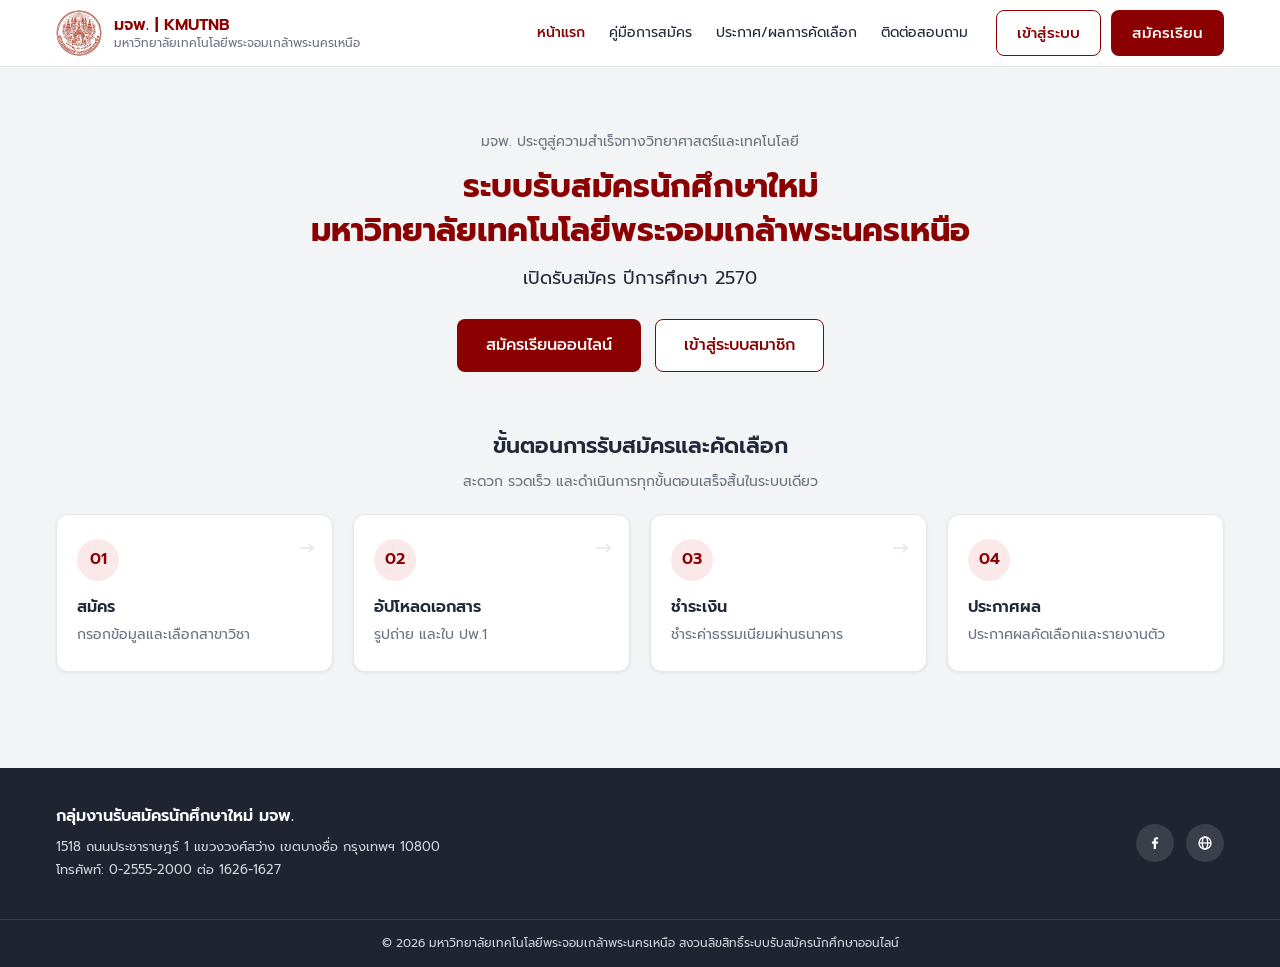
<file: index.html>
<!DOCTYPE html>
<html lang="th">
<head>
  <meta charset="UTF-8">
  <meta name="viewport" content="width=device-width, initial-scale=1.0">
  <title>ระบบรับสมัครนักศึกษาใหม่ มจพ. | KMUTNB</title>
  <link rel="preconnect" href="https://fonts.googleapis.com">
  <link rel="preconnect" href="https://fonts.gstatic.com" crossorigin>
  <link href="https://fonts.googleapis.com/css2?family=Prompt:wght@300;400;500;600;700&display=swap" rel="stylesheet">
  <link rel="stylesheet" href="css/style.css">
  <link rel="stylesheet" href="css/layout.css">
  <link rel="stylesheet" href="css/pages.css">
</head>
<body>

  <header class="navbar">
    <div class="navbar-inner">
      <a class="navbar-brand" href="index.html">
        <img src="images/logo_kmutnb.jpg" alt="โลโก้ มจพ." class="navbar-logo">
        <span class="navbar-brand-text">
          <span class="brand-code">มจพ. | KMUTNB</span>
          <span class="brand-name">มหาวิทยาลัยเทคโนโลยีพระจอมเกล้าพระนครเหนือ</span>
        </span>
      </a>
      <div class="navbar-right">
        <nav class="navbar-menu">
          <a class="nav-link active" href="index.html">หน้าแรก</a>
          <a class="nav-link" href="guide.html">คู่มือการสมัคร</a>
          <a class="nav-link" href="announcement.html">ประกาศ/ผลการคัดเลือก</a>
          <a class="nav-link" href="contact.html">ติดต่อสอบถาม</a>
        </nav>
        <!-- ปุ่มเข้าสู่ระบบ / avatar ถูกสร้างด้วย JavaScript (js/main.js) -->
        <div class="navbar-actions" id="navbarActions"></div>
      </div>
    </div>
  </header>

  <section class="hero">
    <p class="hero-eyebrow">มจพ. ประตูสู่ความสำเร็จทางวิทยาศาสตร์และเทคโนโลยี</p>
    <h1 class="hero-title">ระบบรับสมัครนักศึกษาใหม่<br> มหาวิทยาลัยเทคโนโลยีพระจอมเกล้าพระนครเหนือ</h1>
    <p class="hero-subtitle">เปิดรับสมัคร ปีการศึกษา 2570</p>
    <div class="hero-actions">
      <a class="btn btn-primary btn-lg" href="register.html">สมัครเรียนออนไลน์</a>
      <a class="btn btn-outline btn-lg" href="login.html">เข้าสู่ระบบสมาชิก</a>
    </div>
  </section>

  <main class="container">
    <section class="steps">
      <h2 class="section-title text-center">ขั้นตอนการรับสมัครและคัดเลือก</h2>
      <p class="section-desc text-center">สะดวก รวดเร็ว และดำเนินการทุกขั้นตอนเสร็จสิ้นในระบบเดียว</p>

      <div class="steps-list">
        <div class="step-card">
          <span class="step-arrow">&#8594;</span>
          <div class="step-number">01</div>
          <h3 class="step-name">สมัคร</h3>
          <p class="step-text">กรอกข้อมูลและเลือกสาขาวิชา</p>
        </div>
        <div class="step-card">
          <span class="step-arrow">&#8594;</span>
          <div class="step-number">02</div>
          <h3 class="step-name">อัปโหลดเอกสาร</h3>
          <p class="step-text">รูปถ่าย และใบ ปพ.1</p>
        </div>
        <div class="step-card">
          <span class="step-arrow">&#8594;</span>
          <div class="step-number">03</div>
          <h3 class="step-name">ชำระเงิน</h3>
          <p class="step-text">ชำระค่าธรรมเนียมผ่านธนาคาร</p>
        </div>
        <!-- 04 (ใบสุดท้าย ไม่มีลูกศร) -->
        <div class="step-card">
          <div class="step-number">04</div>
          <h3 class="step-name">ประกาศผล</h3>
          <p class="step-text">ประกาศผลคัดเลือกและรายงานตัว</p>
        </div>
      </div>
    </section>
  </main>

  <footer class="footer">
    <div class="footer-inner">
      <div class="footer-info">
        <h3 class="footer-title">กลุ่มงานรับสมัครนักศึกษาใหม่ มจพ.</h3>
        <p>1518 ถนนประชาราษฎร์ 1 แขวงวงศ์สว่าง เขตบางซื่อ กรุงเทพฯ 10800</p>
        <p>โทรศัพท์: 0-2555-2000 ต่อ 1626-1627</p>
      </div>
      <div class="footer-social">
        <a class="social-btn" href="https://www.facebook.com/admission.kmutnb?locale=th_TH" target="_blank" rel="noopener" aria-label="Facebook">
          <svg viewBox="0 0 24 24" width="16" height="16" fill="currentColor">
            <path d="M13.5 21v-8h2.7l.4-3.1h-3.1V7.9c0-.9.25-1.5 1.55-1.5h1.65V3.6c-.3-.04-1.3-.13-2.47-.13-2.45 0-4.13 1.5-4.13 4.24v2.2H7.4V13h2.7v8h3.4z"/>
          </svg>
        </a>
        <a class="social-btn" href="https://www.kmutnb.ac.th" target="_blank" rel="noopener" aria-label="Website">
          <svg viewBox="0 0 24 24" width="16" height="16" fill="none" stroke="currentColor" stroke-width="2">
            <circle cx="12" cy="12" r="9"></circle>
            <ellipse cx="12" cy="12" rx="4" ry="9"></ellipse>
            <line x1="3" y1="12" x2="21" y2="12"></line>
          </svg>
        </a>
      </div>
    </div>
    <div class="footer-bottom">
      <p>&copy; 2026 มหาวิทยาลัยเทคโนโลยีพระจอมเกล้าพระนครเหนือ สงวนลิขสิทธิ์ระบบรับสมัครนักศึกษาออนไลน์</p>
    </div>
  </footer>

  <script src="js/main.js"></script>
</body>
</html>
</file>
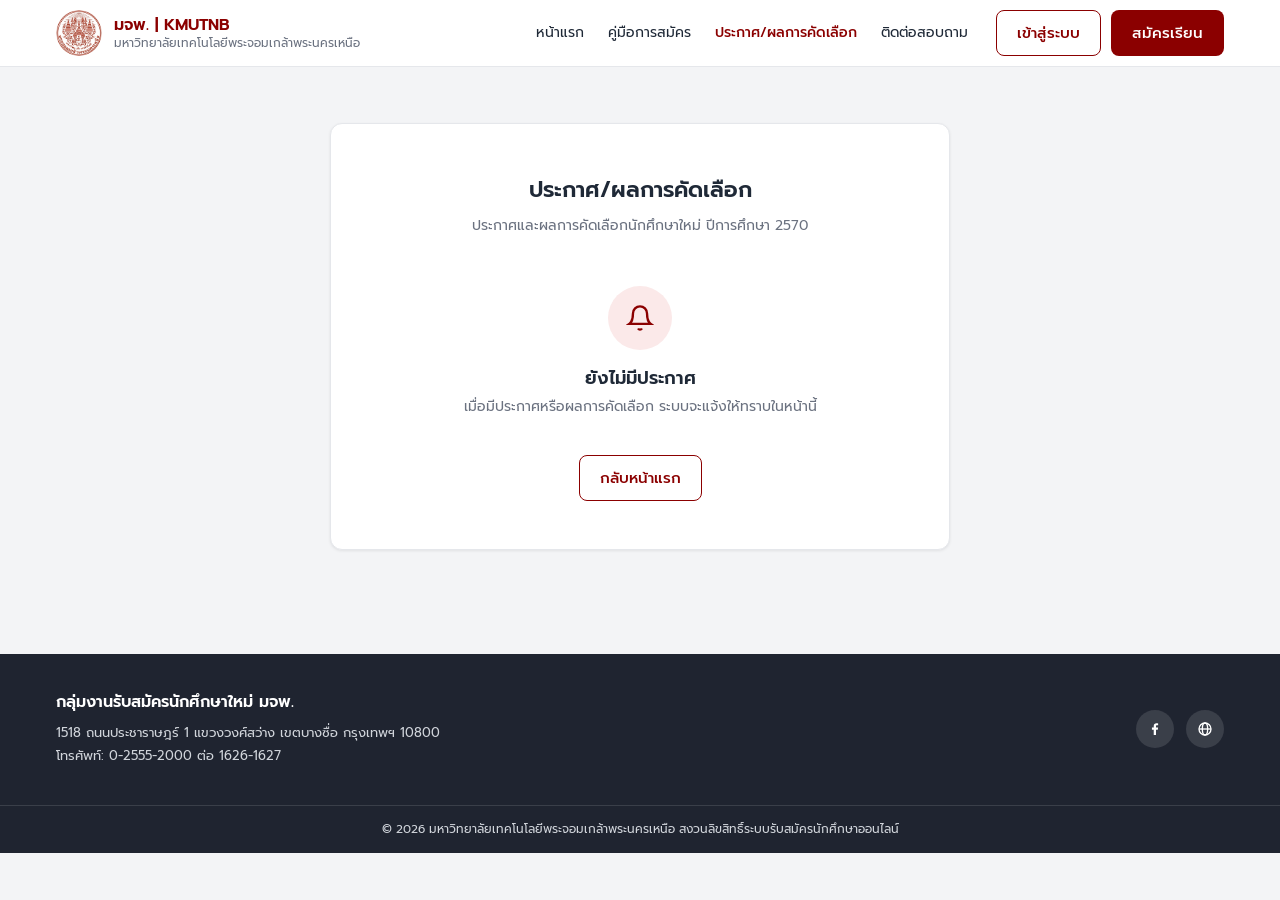
<file: announcement.html>
<!DOCTYPE html>
<html lang="th">
<head>
  <meta charset="UTF-8">
  <meta name="viewport" content="width=device-width, initial-scale=1.0">
  <title>ประกาศ/ผลการคัดเลือก | ระบบรับสมัครนักศึกษาใหม่ มจพ.</title>
  <link rel="preconnect" href="https://fonts.googleapis.com">
  <link rel="preconnect" href="https://fonts.gstatic.com" crossorigin>
  <link href="https://fonts.googleapis.com/css2?family=Prompt:wght@300;400;500;600;700&display=swap" rel="stylesheet">
  <link rel="stylesheet" href="css/style.css">
  <link rel="stylesheet" href="css/layout.css">
  <link rel="stylesheet" href="css/pages.css">
</head>
<body>

  <header class="navbar">
    <div class="navbar-inner">
      <a class="navbar-brand" href="index.html">
        <img src="images/logo_kmutnb.jpg" alt="โลโก้ มจพ." class="navbar-logo">
        <span class="navbar-brand-text">
          <span class="brand-code">มจพ. | KMUTNB</span>
          <span class="brand-name">มหาวิทยาลัยเทคโนโลยีพระจอมเกล้าพระนครเหนือ</span>
        </span>
      </a>
      <div class="navbar-right">
        <nav class="navbar-menu">
          <a class="nav-link" href="index.html">หน้าแรก</a>
          <a class="nav-link" href="guide.html">คู่มือการสมัคร</a>
          <a class="nav-link" href="announcement.html">ประกาศ/ผลการคัดเลือก</a>
          <a class="nav-link" href="contact.html">ติดต่อสอบถาม</a>
        </nav>
        <div class="navbar-actions" id="navbarActions"></div>
      </div>
    </div>
  </header>

  <main class="container placeholder-page">
    <div class="card placeholder-card">
      <h1 class="section-title">ประกาศ/ผลการคัดเลือก</h1>
      <p class="section-desc">ประกาศและผลการคัดเลือกนักศึกษาใหม่ ปีการศึกษา 2570</p>

      <div class="empty-state">
        <span class="empty-icon">
          <svg viewBox="0 0 24 24" width="28" height="28" fill="none" stroke="currentColor" stroke-width="2">
            <path d="M18 8a6 6 0 1 0-12 0c0 7-3 9-3 9h18s-3-2-3-9"></path>
            <path d="M13.7 21a2 2 0 0 1-3.4 0"></path>
          </svg>
        </span>
        <p class="empty-title">ยังไม่มีประกาศ</p>
        <p class="empty-text">เมื่อมีประกาศหรือผลการคัดเลือก ระบบจะแจ้งให้ทราบในหน้านี้</p>
      </div>

      <a class="btn btn-outline" href="index.html">กลับหน้าแรก</a>
    </div>
  </main>

  <footer class="footer">
    <div class="footer-inner">
      <div class="footer-info">
        <h3 class="footer-title">กลุ่มงานรับสมัครนักศึกษาใหม่ มจพ.</h3>
        <p>1518 ถนนประชาราษฎร์ 1 แขวงวงศ์สว่าง เขตบางซื่อ กรุงเทพฯ 10800</p>
        <p>โทรศัพท์: 0-2555-2000 ต่อ 1626-1627</p>
      </div>
      <div class="footer-social">
        <a class="social-btn" href="https://www.facebook.com/admission.kmutnb?locale=th_TH" target="_blank" rel="noopener" aria-label="Facebook">
          <svg viewBox="0 0 24 24" width="16" height="16" fill="currentColor">
            <path d="M13.5 21v-8h2.7l.4-3.1h-3.1V7.9c0-.9.25-1.5 1.55-1.5h1.65V3.6c-.3-.04-1.3-.13-2.47-.13-2.45 0-4.13 1.5-4.13 4.24v2.2H7.4V13h2.7v8h3.4z"/>
          </svg>
        </a>
        <a class="social-btn" href="https://www.kmutnb.ac.th" target="_blank" rel="noopener" aria-label="Website">
          <svg viewBox="0 0 24 24" width="16" height="16" fill="none" stroke="currentColor" stroke-width="2">
            <circle cx="12" cy="12" r="9"></circle>
            <ellipse cx="12" cy="12" rx="4" ry="9"></ellipse>
            <line x1="3" y1="12" x2="21" y2="12"></line>
          </svg>
        </a>
      </div>
    </div>
    <div class="footer-bottom">
      <p>&copy; 2026 มหาวิทยาลัยเทคโนโลยีพระจอมเกล้าพระนครเหนือ สงวนลิขสิทธิ์ระบบรับสมัครนักศึกษาออนไลน์</p>
    </div>
  </footer>

  <script src="js/main.js"></script>
</body>
</html>
</file>
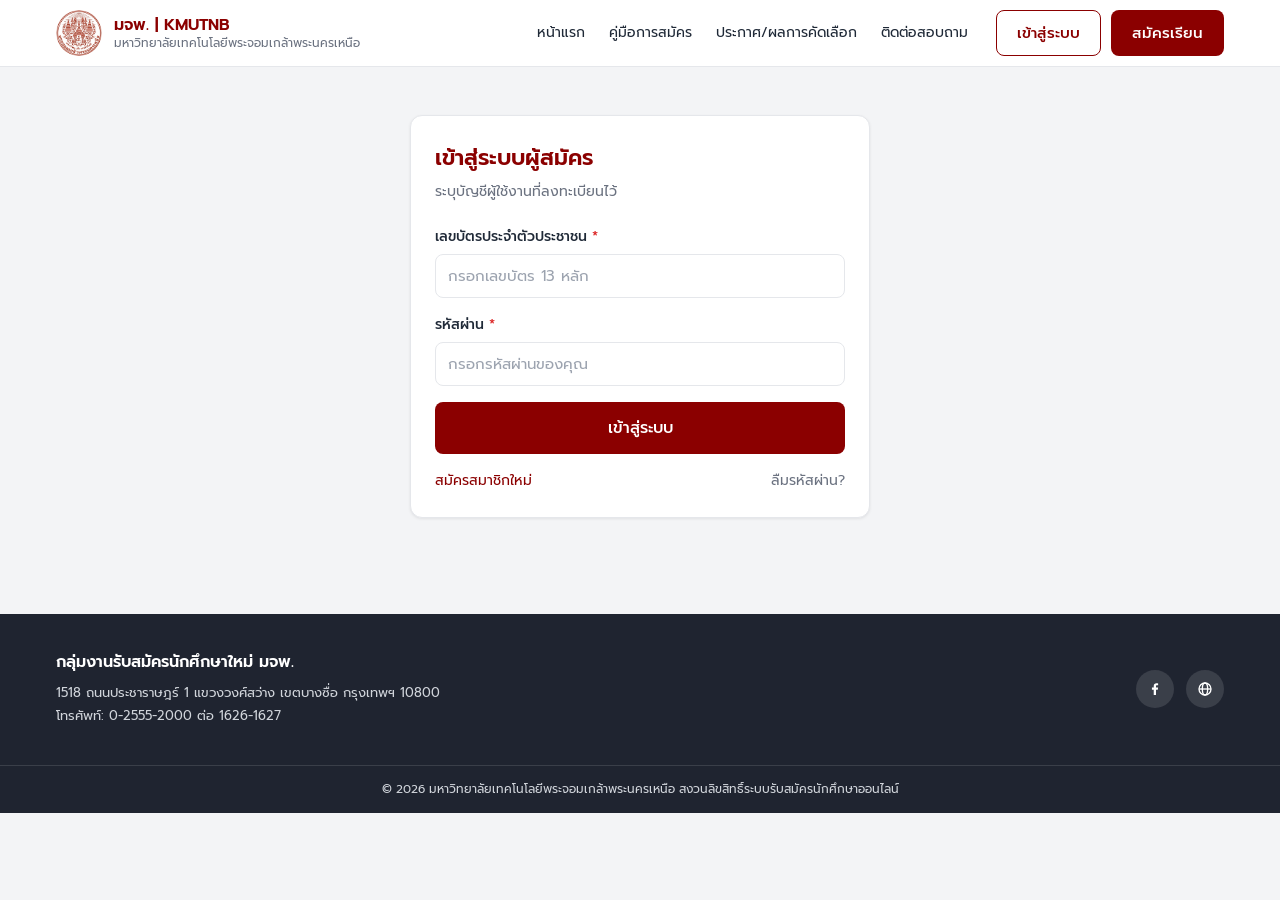
<file: apply.html>
<!DOCTYPE html>
<html lang="th">
<head>
  <meta charset="UTF-8">
  <meta name="viewport" content="width=device-width, initial-scale=1.0">
  <title>แบบฟอร์มสมัคร | ระบบรับสมัครนักศึกษาใหม่ มจพ.</title>
  <link rel="preconnect" href="https://fonts.googleapis.com">
  <link rel="preconnect" href="https://fonts.gstatic.com" crossorigin>
  <link href="https://fonts.googleapis.com/css2?family=Prompt:wght@300;400;500;600;700&display=swap" rel="stylesheet">
  <link rel="stylesheet" href="css/style.css">
  <link rel="stylesheet" href="css/layout.css">
  <link rel="stylesheet" href="css/pages.css">
</head>
<body>

  <header class="navbar">
    <div class="navbar-inner">
      <a class="navbar-brand" href="index.html">
        <img src="images/logo_kmutnb.jpg" alt="โลโก้ มจพ." class="navbar-logo">
        <span class="navbar-brand-text">
          <span class="brand-code">มจพ. | KMUTNB</span>
          <span class="brand-name">มหาวิทยาลัยเทคโนโลยีพระจอมเกล้าพระนครเหนือ</span>
        </span>
      </a>
      <div class="navbar-right">
        <nav class="navbar-menu">
          <a class="nav-link" href="index.html">หน้าแรก</a>
          <a class="nav-link" href="guide.html">คู่มือการสมัคร</a>
          <a class="nav-link" href="announcement.html">ประกาศ/ผลการคัดเลือก</a>
          <a class="nav-link" href="contact.html">ติดต่อสอบถาม</a>
        </nav>
        <div class="navbar-actions" id="navbarActions"></div>
      </div>
    </div>
  </header>

  <main class="container apply-page">
    <div class="apply-layout">

      <aside class="card apply-sidebar">
        <h2 class="sidebar-title">ขั้นตอนการสมัคร</h2>

        <div class="side-step active" data-step="1">
          <span class="side-dot">1</span>
          <span class="side-label">ข้อมูลส่วนตัว</span>
        </div>
        <div class="side-step" data-step="2">
          <span class="side-dot">2</span>
          <span class="side-label">การศึกษา</span>
        </div>
        <div class="side-step" data-step="3">
          <span class="side-dot">3</span>
          <span class="side-label">สาขาที่สมัคร</span>
        </div>
        <div class="side-step" data-step="4">
          <span class="side-dot">4</span>
          <span class="side-label">เอกสาร</span>
        </div>
      </aside>

      <div class="apply-content">

        <!-- ขั้น 1: ข้อมูลส่วนตัว -->
        <section class="card form-step active" id="step1">
          <div class="step-head">
            <div>
              <h2 class="section-title">กรอกข้อมูลส่วนตัวผู้สมัคร</h2>
              <p class="section-desc">กรุณาระบุข้อมูลส่วนตัวให้ครบถ้วนเพื่อใช้ในการพิจารณาตรวจสอบสิทธิ์</p>
            </div>
            <!-- แสดงความก้าวหน้าการกรอกข้อมูล คำนวณด้วย JavaScript -->
            <div class="progress">
              <span class="progress-label">ความก้าวหน้าการกรอกข้อมูล: <strong id="progressPercent">0%</strong></span>
              <div class="progress-bar">
                <div class="progress-fill" id="progressFill"></div>
              </div>
            </div>
          </div>

          <div class="form-row cols-3">
            <div class="form-group">
              <label class="form-label" for="title">คำนำหน้านาม <span class="required">*</span></label>
              <select class="form-control" id="title">
                <option value="">-- เลือก --</option>
                <option value="นาย">นาย</option>
                <option value="นาง">นาง</option>
                <option value="นางสาว">นางสาว</option>
              </select>
              <p class="form-error" id="titleError"></p>
            </div>
            <div class="form-group">
              <label class="form-label" for="firstName">ชื่อตัว <span class="required">*</span></label>
              <input class="form-control" type="text" id="firstName" placeholder="กรอกชื่อตัว">
              <p class="form-error" id="firstNameError"></p>
            </div>
            <div class="form-group">
              <label class="form-label" for="lastName">นามสกุล <span class="required">*</span></label>
              <input class="form-control" type="text" id="lastName" placeholder="กรอกนามสกุล">
              <p class="form-error" id="lastNameError"></p>
            </div>
          </div>

          <div class="form-row cols-3">
            <div class="form-group">
              <label class="form-label" for="birthDate">วัน/เดือน/ปีเกิด <span class="required">*</span></label>
              <input class="form-control" type="date" id="birthDate">
              <p class="form-hint">เลือกวันเกิดจากปฏิทิน (ปี ค.ศ. เช่น 2008 = พ.ศ. 2551)</p>
              <p class="form-error" id="birthDateError"></p>
            </div>
            <div class="form-group">
              <label class="form-label" for="nationality">สัญชาติ <span class="required">*</span></label>
              <select class="form-control" id="nationality">
                <option value="">-- เลือก --</option>
                <option value="ไทย">ไทย</option>
                <option value="อื่นๆ">อื่นๆ</option>
              </select>
              <p class="form-error" id="nationalityError"></p>
            </div>
            <div class="form-group">
              <label class="form-label" for="religion">ศาสนา <span class="required">*</span></label>
              <select class="form-control" id="religion">
                <option value="">-- เลือก --</option>
                <option value="พุทธ">พุทธ</option>
                <option value="คริสต์">คริสต์</option>
                <option value="อิสลาม">อิสลาม</option>
                <option value="อื่นๆ">อื่นๆ</option>
              </select>
              <p class="form-error" id="religionError"></p>
            </div>
          </div>

          <div class="form-row cols-2">
            <div class="form-group">
              <label class="form-label" for="phone">เบอร์โทรศัพท์ผู้สมัคร <span class="required">*</span></label>
              <input class="form-control" type="text" id="phone" maxlength="10" placeholder="0XXXXXXXXX">
              <p class="form-error" id="phoneError"></p>
            </div>
            <div class="form-group">
              <label class="form-label" for="email">อีเมลสำหรับติดต่อ <span class="required">*</span></label>
              <input class="form-control" type="text" id="email" placeholder="example@email.com">
              <p class="form-error" id="emailError"></p>
            </div>
          </div>

          <div class="form-row">
            <div class="form-group">
              <label class="form-label" for="address">ที่อยู่ปัจจุบันที่ติดต่อได้ <span class="required">*</span></label>
              <textarea class="form-control" id="address" rows="3" placeholder="กรอกบ้านเลขที่ ซอย ถนน แขวง เขต จังหวัด รหัสไปรษณีย์"></textarea>
              <p class="form-error" id="addressError"></p>
            </div>
          </div>

          <div class="step-actions">
            <button class="btn btn-outline" type="button" id="saveDraftBtn">บันทึกร่าง</button>
            <button class="btn btn-primary" type="button" id="nextFromStep1">ถัดไป</button>
          </div>
        </section>


        <!-- ขั้น 2: การศึกษา -->
        <section class="card form-step" id="step2">
          <div class="step-head">
            <div>
              <h2 class="section-title">ข้อมูลการศึกษา</h2>
              <p class="section-desc">กรุณาระบุข้อมูลสถานศึกษาที่สำเร็จการศึกษา เพื่อใช้ประกอบการพิจารณา</p>
            </div>
          </div>

          <div class="form-row cols-2">
            <div class="form-group">
              <label class="form-label" for="schoolName">ชื่อโรงเรียน <span class="required">*</span></label>
              <input class="form-control" type="text" id="schoolName" placeholder="กรอกชื่อโรงเรียน">
              <p class="form-error" id="schoolNameError"></p>
            </div>
            <div class="form-group">
              <label class="form-label" for="schoolProvince">จังหวัดของโรงเรียน <span class="required">*</span></label>
              <input class="form-control" type="text" id="schoolProvince" placeholder="เช่น กรุงเทพมหานคร">
              <p class="form-error" id="schoolProvinceError"></p>
            </div>
          </div>

          <div class="form-row cols-3">
            <div class="form-group">
              <label class="form-label" for="educationLevel">ระดับการศึกษา <span class="required">*</span></label>
              <select class="form-control" id="educationLevel">
                <option value="">-- เลือก --</option>
                <option value="มัธยมศึกษาตอนปลาย">มัธยมศึกษาตอนปลาย (ม.6)</option>
                <option value="ประกาศนียบัตรวิชาชีพ">ประกาศนียบัตรวิชาชีพ (ปวช.)</option>
                <option value="ประกาศนียบัตรวิชาชีพชั้นสูง">ประกาศนียบัตรวิชาชีพชั้นสูง (ปวส.)</option>
              </select>
              <p class="form-error" id="educationLevelError"></p>
            </div>
            <div class="form-group">
              <label class="form-label" for="studyPlan">แผนการเรียน / สายการเรียน <span class="required">*</span></label>
              <select class="form-control" id="studyPlan">
                <option value="">-- เลือก --</option>
                <option value="วิทยาศาสตร์-คณิตศาสตร์">วิทยาศาสตร์-คณิตศาสตร์</option>
                <option value="วิทยาศาสตร์-คณิตศาสตร์ (ห้องเรียนพิเศษ SMTE)">วิทยาศาสตร์-คณิตศาสตร์ (ห้องเรียนพิเศษ SMTE)</option>
                <option value="คณิตศาสตร์-คอมพิวเตอร์">คณิตศาสตร์-คอมพิวเตอร์</option>
                <option value="วิทยาศาสตร์-คณิตศาสตร์-คอมพิวเตอร์">วิทยาศาสตร์-คณิตศาสตร์-คอมพิวเตอร์</option>
                <option value="วิทยาศาสตร์-คณิตศาสตร์ (ภาษาอังกฤษ)">วิทยาศาสตร์-คณิตศาสตร์ (ภาษาอังกฤษ)</option>
                <option value="English Program (EP)">English Program (EP)</option>
                <option value="คณิตศาสตร์-ภาษาอังกฤษ">คณิตศาสตร์-ภาษาอังกฤษ</option>
                <option value="ศิลปศาสตร์-คณิตศาสตร์">ศิลปศาสตร์-คณิตศาสตร์</option>
                <option value="ศิลปศาสตร์-ภาษา">ศิลปศาสตร์-ภาษา</option>
                <option value="ศิลปศาสตร์-สังคมศึกษา">ศิลปศาสตร์-สังคมศึกษา</option>
                <option value="ภาษาต่างประเทศ (จีน)">ภาษาต่างประเทศ (จีน)</option>
                <option value="ภาษาต่างประเทศ (ญี่ปุ่น)">ภาษาต่างประเทศ (ญี่ปุ่น)</option>
                <option value="ภาษาต่างประเทศ (เกาหลี)">ภาษาต่างประเทศ (เกาหลี)</option>
                <option value="ภาษาต่างประเทศ (ฝรั่งเศส/เยอรมัน)">ภาษาต่างประเทศ (ฝรั่งเศส/เยอรมัน)</option>
                <option value="ทัศนศิลป์">ทัศนศิลป์</option>
                <option value="ดนตรี-นาฏศิลป์">ดนตรี-นาฏศิลป์</option>
                <option value="กีฬา-วิทยาศาสตร์การกีฬา">กีฬา-วิทยาศาสตร์การกีฬา</option>
                <option value="การงานอาชีพและเทคโนโลยี">การงานอาชีพและเทคโนโลยี</option>
                <option value="วิชาชีพ (ปวช./ปวส.)">วิชาชีพ (ปวช./ปวส.)</option>
                <option value="อื่นๆ">อื่น ๆ (โปรดระบุ)</option>
              </select>
              <p class="form-error" id="studyPlanError"></p>
            </div>
            <div class="form-group">
              <label class="form-label" for="gpax">เกรดเฉลี่ยสะสม (GPAX) <span class="required">*</span></label>
              <input class="form-control" type="text" id="gpax" placeholder="เช่น 3.25">
              <p class="form-error" id="gpaxError"></p>
            </div>
          </div>

          <!-- แสดงเฉพาะเมื่อเลือกแผนการเรียน "อื่น ๆ" (ควบคุมด้วย JavaScript) -->
          <div class="form-row" id="studyPlanOtherGroup" hidden>
            <div class="form-group">
              <label class="form-label" for="studyPlanOther">ระบุแผนการเรียนอื่น ๆ <span class="required">*</span></label>
              <input class="form-control" type="text" id="studyPlanOther" placeholder="กรอกชื่อแผนการเรียน / สายการเรียนของคุณ">
              <p class="form-error" id="studyPlanOtherError"></p>
            </div>
          </div>

          <div class="form-row cols-2">
            <div class="form-group">
              <label class="form-label" for="graduationYear">ปีที่จบการศึกษา (พ.ศ.) <span class="required">*</span></label>
              <input class="form-control" type="text" id="graduationYear" maxlength="4" placeholder="เช่น 2569">
              <p class="form-error" id="graduationYearError"></p>
            </div>
          </div>

          <div class="step-actions">
            <button class="btn btn-outline" type="button" data-back="1">ย้อนกลับ</button>
            <button class="btn btn-primary" type="button" id="nextFromStep2">ถัดไป</button>
          </div>
        </section>


        <!-- ขั้น 3: สาขาที่สมัคร -->
        <section class="card form-step" id="step3">
          <div class="step-head">
            <div>
              <h2 class="section-title">เลือกคณะและสาขาวิชาที่สมัคร</h2>
              <p class="section-desc">สามารถเลือกได้ 3 อันดับ โดยอันดับ 1 จำเป็นต้องระบุ</p>
            </div>
          </div>

          <div class="rank-block">
            <p class="rank-title">อันดับ 1 <span class="required">*</span></p>
            <div class="form-row cols-3">
              <div class="form-group">
                <label class="form-label" for="campus1">วิทยาเขต <span class="required">*</span></label>
                <select class="form-control campus-select" id="campus1" data-rank="1">
                  <option value="">-- เลือกวิทยาเขต --</option>
                </select>
              </div>
              <div class="form-group">
                <label class="form-label" for="faculty1">คณะ</label>
                <select class="form-control faculty-select" id="faculty1" data-rank="1">
                  <option value="">-- เลือกคณะ --</option>
                </select>
              </div>
              <div class="form-group">
                <label class="form-label" for="program1">สาขาวิชา / ภาควิชา</label>
                <select class="form-control program-select" id="program1">
                  <option value="">-- เลือกสาขาวิชา --</option>
                </select>
                <p class="form-error" id="program1Error"></p>
              </div>
            </div>
          </div>

          <div class="rank-block">
            <p class="rank-title">อันดับ 2</p>
            <div class="form-row cols-3">
              <div class="form-group">
                <label class="form-label" for="campus2">วิทยาเขต</label>
                <select class="form-control campus-select" id="campus2" data-rank="2">
                  <option value="">-- เลือกวิทยาเขต --</option>
                </select>
              </div>
              <div class="form-group">
                <label class="form-label" for="faculty2">คณะ</label>
                <select class="form-control faculty-select" id="faculty2" data-rank="2">
                  <option value="">-- เลือกคณะ --</option>
                </select>
              </div>
              <div class="form-group">
                <label class="form-label" for="program2">สาขาวิชา / ภาควิชา</label>
                <select class="form-control program-select" id="program2">
                  <option value="">-- เลือกสาขาวิชา --</option>
                </select>
              </div>
            </div>
          </div>

          <div class="rank-block">
            <p class="rank-title">อันดับ 3</p>
            <div class="form-row cols-3">
              <div class="form-group">
                <label class="form-label" for="campus3">วิทยาเขต</label>
                <select class="form-control campus-select" id="campus3" data-rank="3">
                  <option value="">-- เลือกวิทยาเขต --</option>
                </select>
              </div>
              <div class="form-group">
                <label class="form-label" for="faculty3">คณะ</label>
                <select class="form-control faculty-select" id="faculty3" data-rank="3">
                  <option value="">-- เลือกคณะ --</option>
                </select>
              </div>
              <div class="form-group">
                <label class="form-label" for="program3">สาขาวิชา / ภาควิชา</label>
                <select class="form-control program-select" id="program3">
                  <option value="">-- เลือกสาขาวิชา --</option>
                </select>
              </div>
            </div>
          </div>

          <div class="step-actions">
            <button class="btn btn-outline" type="button" data-back="2">ย้อนกลับ</button>
            <button class="btn btn-primary" type="button" id="nextFromStep3">ถัดไป</button>
          </div>
        </section>


        <!-- ขั้น 4: เอกสาร -->
        <section class="card form-step" id="step4">
          <div class="step-head">
            <div>
              <h2 class="section-title">อัปโหลดเอกสารประกอบการสมัคร</h2>
              <p class="section-desc">โปรดตรวจสอบความคมชัดและสมบูรณ์ของเอกสารให้ถูกต้อง ก่อนกดยืนยันการส่งใบสมัคร</p>
            </div>
          </div>

          <div class="upload-card">
            <div class="upload-info">
              <h3 class="upload-name">บัตรประจำตัวประชาชน <span class="required">(จำเป็น)</span></h3>
              <p class="upload-hint">เฉพาะไฟล์ PDF ขนาดไม่เกิน 5 MB</p>
            </div>
            <div class="upload-right">
              <span class="badge badge-danger" id="badgeIdCard">ยังไม่ได้อัปโหลด</span>
              <span class="upload-filename" id="nameIdCard"></span>
              <input class="file-input" type="file" id="fileIdCard" accept=".pdf">
              <label class="btn btn-outline btn-sm" for="fileIdCard">เลือกไฟล์</label>
            </div>
          </div>

          <div class="upload-card">
            <div class="upload-info">
              <h3 class="upload-name">สำเนาทะเบียนบ้าน <span class="required">(จำเป็น)</span></h3>
              <p class="upload-hint">เฉพาะไฟล์ PDF ขนาดไม่เกิน 5 MB</p>
            </div>
            <div class="upload-right">
              <span class="badge badge-danger" id="badgeHouseReg">ยังไม่ได้อัปโหลด</span>
              <span class="upload-filename" id="nameHouseReg"></span>
              <input class="file-input" type="file" id="fileHouseReg" accept=".pdf">
              <label class="btn btn-outline btn-sm" for="fileHouseReg">เลือกไฟล์</label>
            </div>
          </div>

          <div class="upload-card">
            <div class="upload-info">
              <h3 class="upload-name">ใบแสดงผลการศึกษา (ปพ.1) <span class="required">(จำเป็น)</span></h3>
              <p class="upload-hint">เฉพาะไฟล์ PDF หรือภาพถ่าย JPG ขนาดไม่เกิน 10 MB</p>
            </div>
            <div class="upload-right">
              <span class="badge badge-danger" id="badgeTranscript">ยังไม่ได้อัปโหลด</span>
              <span class="upload-filename" id="nameTranscript"></span>
              <input class="file-input" type="file" id="fileTranscript" accept=".pdf,.jpg,.jpeg">
              <label class="btn btn-outline btn-sm" for="fileTranscript">เลือกไฟล์</label>
            </div>
          </div>

          <div class="upload-card">
            <div class="upload-info">
              <h3 class="upload-name">รูปถ่ายนักศึกษา (หน้าตรง ชุดสุภาพ) <span class="required">(จำเป็น)</span></h3>
              <p class="upload-hint">เฉพาะไฟล์ภาพ JPG/PNG ขนาดไม่เกิน 2 MB</p>
            </div>
            <div class="upload-right">
              <span class="badge badge-danger" id="badgePhoto">ยังไม่ได้อัปโหลด</span>
              <span class="upload-filename" id="namePhoto"></span>
              <input class="file-input" type="file" id="filePhoto" accept=".jpg,.jpeg,.png">
              <label class="btn btn-outline btn-sm" for="filePhoto">เลือกไฟล์</label>
            </div>
          </div>

          <div class="alert alert-danger" id="uploadAlert" hidden></div>

          <div class="step-actions">
            <button class="btn btn-outline" type="button" data-back="3">ย้อนกลับ</button>
            <button class="btn btn-primary" type="button" id="submitApplicationBtn" disabled>ยืนยันการส่งใบสมัคร</button>
          </div>
        </section>

      </div>
    </div>
  </main>


  <footer class="footer">
    <div class="footer-inner">
      <div class="footer-info">
        <h3 class="footer-title">กลุ่มงานรับสมัครนักศึกษาใหม่ มจพ.</h3>
        <p>1518 ถนนประชาราษฎร์ 1 แขวงวงศ์สว่าง เขตบางซื่อ กรุงเทพฯ 10800</p>
        <p>โทรศัพท์: 0-2555-2000 ต่อ 1626-1627</p>
      </div>
      <div class="footer-social">
        <a class="social-btn" href="https://www.facebook.com/admission.kmutnb?locale=th_TH" target="_blank" rel="noopener" aria-label="Facebook">
          <svg viewBox="0 0 24 24" width="16" height="16" fill="currentColor">
            <path d="M13.5 21v-8h2.7l.4-3.1h-3.1V7.9c0-.9.25-1.5 1.55-1.5h1.65V3.6c-.3-.04-1.3-.13-2.47-.13-2.45 0-4.13 1.5-4.13 4.24v2.2H7.4V13h2.7v8h3.4z"/>
          </svg>
        </a>
        <a class="social-btn" href="https://www.kmutnb.ac.th" target="_blank" rel="noopener" aria-label="Website">
          <svg viewBox="0 0 24 24" width="16" height="16" fill="none" stroke="currentColor" stroke-width="2">
            <circle cx="12" cy="12" r="9"></circle>
            <ellipse cx="12" cy="12" rx="4" ry="9"></ellipse>
            <line x1="3" y1="12" x2="21" y2="12"></line>
          </svg>
        </a>
      </div>
    </div>
    <div class="footer-bottom">
      <p>&copy; 2026 มหาวิทยาลัยเทคโนโลยีพระจอมเกล้าพระนครเหนือ สงวนลิขสิทธิ์ระบบรับสมัครนักศึกษาออนไลน์</p>
    </div>
  </footer>

  <script src="js/main.js"></script>
  <script src="js/apply.js"></script>
</body>
</html>
</file>
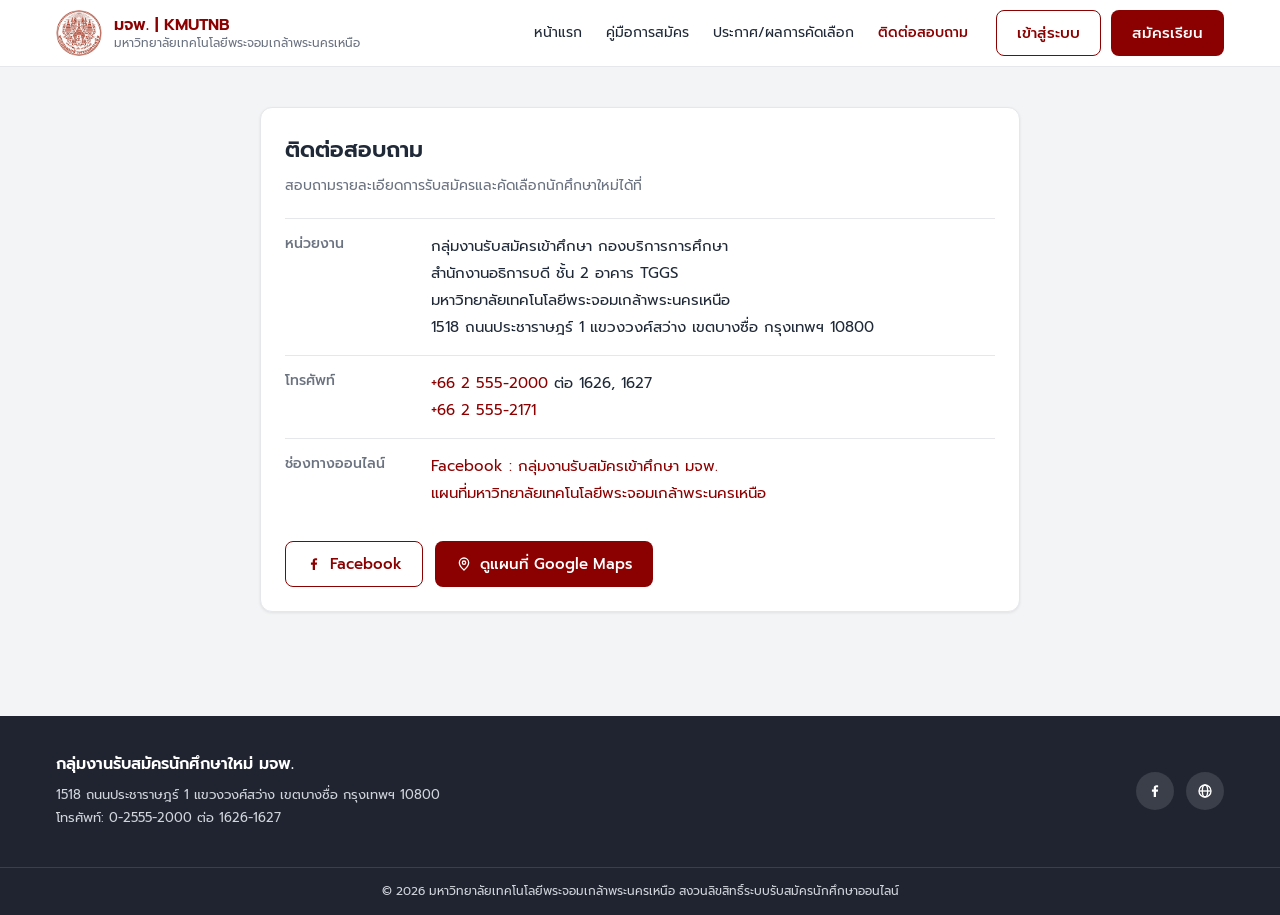
<file: contact.html>
<!DOCTYPE html>
<html lang="th">
<head>
  <meta charset="UTF-8">
  <meta name="viewport" content="width=device-width, initial-scale=1.0">
  <title>ติดต่อสอบถาม | ระบบรับสมัครนักศึกษาใหม่ มจพ.</title>
  <link rel="preconnect" href="https://fonts.googleapis.com">
  <link rel="preconnect" href="https://fonts.gstatic.com" crossorigin>
  <link href="https://fonts.googleapis.com/css2?family=Prompt:wght@300;400;500;600;700&display=swap" rel="stylesheet">
  <link rel="stylesheet" href="css/style.css">
  <link rel="stylesheet" href="css/layout.css">
  <link rel="stylesheet" href="css/pages.css">
</head>
<body>

  <header class="navbar">
    <div class="navbar-inner">
      <a class="navbar-brand" href="index.html">
        <img src="images/logo_kmutnb.jpg" alt="โลโก้ มจพ." class="navbar-logo">
        <span class="navbar-brand-text">
          <span class="brand-code">มจพ. | KMUTNB</span>
          <span class="brand-name">มหาวิทยาลัยเทคโนโลยีพระจอมเกล้าพระนครเหนือ</span>
        </span>
      </a>
      <div class="navbar-right">
        <nav class="navbar-menu">
          <a class="nav-link" href="index.html">หน้าแรก</a>
          <a class="nav-link" href="guide.html">คู่มือการสมัคร</a>
          <a class="nav-link" href="announcement.html">ประกาศ/ผลการคัดเลือก</a>
          <a class="nav-link" href="contact.html">ติดต่อสอบถาม</a>
        </nav>
        <div class="navbar-actions" id="navbarActions"></div>
      </div>
    </div>
  </header>

  <main class="container contact-page">
    <div class="card contact-card">
      <h1 class="section-title">ติดต่อสอบถาม</h1>
      <p class="section-desc">สอบถามรายละเอียดการรับสมัครและคัดเลือกนักศึกษาใหม่ได้ที่</p>

      <div class="contact-item">
        <span class="contact-label">หน่วยงาน</span>
        <span class="contact-value">
          กลุ่มงานรับสมัครเข้าศึกษา กองบริการการศึกษา<br>
          สำนักงานอธิการบดี ชั้น 2 อาคาร TGGS<br>
          มหาวิทยาลัยเทคโนโลยีพระจอมเกล้าพระนครเหนือ<br>
          1518 ถนนประชาราษฎร์ 1 แขวงวงศ์สว่าง เขตบางซื่อ กรุงเทพฯ 10800
        </span>
      </div>

      <div class="contact-item">
        <span class="contact-label">โทรศัพท์</span>
        <span class="contact-value">
          <a href="tel:+6625552000">+66 2 555-2000</a> ต่อ 1626, 1627<br>
          <a href="tel:+6625552171">+66 2 555-2171</a>
        </span>
      </div>

      <div class="contact-item">
        <span class="contact-label">ช่องทางออนไลน์</span>
        <span class="contact-value">
          <a href="https://www.facebook.com/admission.kmutnb?locale=th_TH" target="_blank" rel="noopener">Facebook : กลุ่มงานรับสมัครเข้าศึกษา มจพ.</a><br>
          <a href="https://maps.app.goo.gl/uY41KZD5bDMkXWbQA" target="_blank" rel="noopener">แผนที่มหาวิทยาลัยเทคโนโลยีพระจอมเกล้าพระนครเหนือ</a>
        </span>
      </div>

      <div class="contact-actions">
        <a class="btn btn-outline" href="https://www.facebook.com/admission.kmutnb?locale=th_TH" target="_blank" rel="noopener">
          <svg viewBox="0 0 24 24" width="16" height="16" fill="currentColor">
            <path d="M13.5 21v-8h2.7l.4-3.1h-3.1V7.9c0-.9.25-1.5 1.55-1.5h1.65V3.6c-.3-.04-1.3-.13-2.47-.13-2.45 0-4.13 1.5-4.13 4.24v2.2H7.4V13h2.7v8h3.4z"/>
          </svg>
          Facebook
        </a>
        <a class="btn btn-primary" href="https://maps.app.goo.gl/uY41KZD5bDMkXWbQA" target="_blank" rel="noopener">
          <svg viewBox="0 0 24 24" width="16" height="16" fill="none" stroke="currentColor" stroke-width="2">
            <path d="M12 21s7-6.2 7-11a7 7 0 1 0-14 0c0 4.8 7 11 7 11z"></path>
            <circle cx="12" cy="10" r="2.5"></circle>
          </svg>
          ดูแผนที่ Google Maps
        </a>
      </div>
    </div>
  </main>

  <footer class="footer">
    <div class="footer-inner">
      <div class="footer-info">
        <h3 class="footer-title">กลุ่มงานรับสมัครนักศึกษาใหม่ มจพ.</h3>
        <p>1518 ถนนประชาราษฎร์ 1 แขวงวงศ์สว่าง เขตบางซื่อ กรุงเทพฯ 10800</p>
        <p>โทรศัพท์: 0-2555-2000 ต่อ 1626-1627</p>
      </div>
      <div class="footer-social">
        <a class="social-btn" href="https://www.facebook.com/admission.kmutnb?locale=th_TH" target="_blank" rel="noopener" aria-label="Facebook">
          <svg viewBox="0 0 24 24" width="16" height="16" fill="currentColor">
            <path d="M13.5 21v-8h2.7l.4-3.1h-3.1V7.9c0-.9.25-1.5 1.55-1.5h1.65V3.6c-.3-.04-1.3-.13-2.47-.13-2.45 0-4.13 1.5-4.13 4.24v2.2H7.4V13h2.7v8h3.4z"/>
          </svg>
        </a>
        <a class="social-btn" href="https://www.kmutnb.ac.th" target="_blank" rel="noopener" aria-label="Website">
          <svg viewBox="0 0 24 24" width="16" height="16" fill="none" stroke="currentColor" stroke-width="2">
            <circle cx="12" cy="12" r="9"></circle>
            <ellipse cx="12" cy="12" rx="4" ry="9"></ellipse>
            <line x1="3" y1="12" x2="21" y2="12"></line>
          </svg>
        </a>
      </div>
    </div>
    <div class="footer-bottom">
      <p>&copy; 2026 มหาวิทยาลัยเทคโนโลยีพระจอมเกล้าพระนครเหนือ สงวนลิขสิทธิ์ระบบรับสมัครนักศึกษาออนไลน์</p>
    </div>
  </footer>

  <script src="js/main.js"></script>
</body>
</html>
</file>
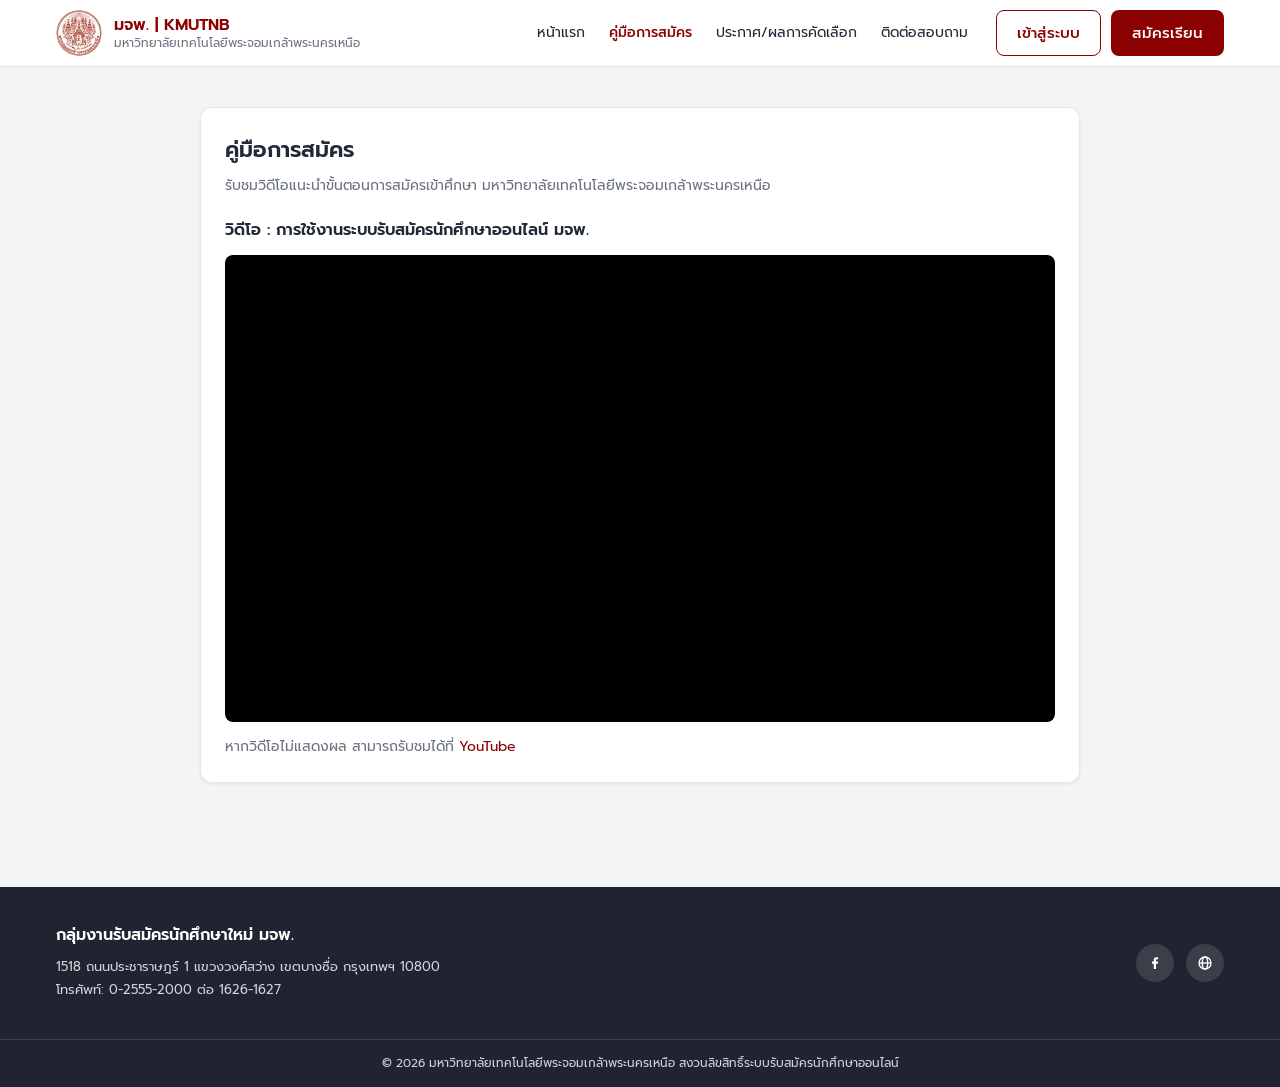
<file: guide.html>
<!DOCTYPE html>
<html lang="th">
<head>
  <meta charset="UTF-8">
  <meta name="viewport" content="width=device-width, initial-scale=1.0">
  <title>คู่มือการสมัคร | ระบบรับสมัครนักศึกษาใหม่ มจพ.</title>
  <link rel="preconnect" href="https://fonts.googleapis.com">
  <link rel="preconnect" href="https://fonts.gstatic.com" crossorigin>
  <link href="https://fonts.googleapis.com/css2?family=Prompt:wght@300;400;500;600;700&display=swap" rel="stylesheet">
  <link rel="stylesheet" href="css/style.css">
  <link rel="stylesheet" href="css/layout.css">
  <link rel="stylesheet" href="css/pages.css">
</head>
<body>

  <header class="navbar">
    <div class="navbar-inner">
      <a class="navbar-brand" href="index.html">
        <img src="images/logo_kmutnb.jpg" alt="โลโก้ มจพ." class="navbar-logo">
        <span class="navbar-brand-text">
          <span class="brand-code">มจพ. | KMUTNB</span>
          <span class="brand-name">มหาวิทยาลัยเทคโนโลยีพระจอมเกล้าพระนครเหนือ</span>
        </span>
      </a>
      <div class="navbar-right">
        <nav class="navbar-menu">
          <a class="nav-link" href="index.html">หน้าแรก</a>
          <a class="nav-link" href="guide.html">คู่มือการสมัคร</a>
          <a class="nav-link" href="announcement.html">ประกาศ/ผลการคัดเลือก</a>
          <a class="nav-link" href="contact.html">ติดต่อสอบถาม</a>
        </nav>
        <div class="navbar-actions" id="navbarActions"></div>
      </div>
    </div>
  </header>

  <main class="container guide-page">
    <div class="card guide-card">
      <h1 class="section-title">คู่มือการสมัคร</h1>
      <p class="section-desc">รับชมวิดีโอแนะนำขั้นตอนการสมัครเข้าศึกษา มหาวิทยาลัยเทคโนโลยีพระจอมเกล้าพระนครเหนือ</p>

      <h2 class="guide-video-title">วิดีโอ : การใช้งานระบบรับสมัครนักศึกษาออนไลน์ มจพ.</h2>

      <!-- กล่องวิดีโอ YouTube (ปรับขนาดอัตโนมัติตามสัดส่วน 16:9) -->
      <div class="video-box">
        <iframe
          src="https://www.youtube.com/embed/QQ3VZ5KVRFU"
          title="การใช้งานระบบรับสมัครนักศึกษาออนไลน์ มจพ."
          loading="lazy"
          allow="accelerometer; autoplay; clipboard-write; encrypted-media; gyroscope; picture-in-picture"
          allowfullscreen></iframe>
      </div>

      <p class="guide-note">
        หากวิดีโอไม่แสดงผล สามารถรับชมได้ที่
        <a href="https://youtu.be/QQ3VZ5KVRFU" target="_blank" rel="noopener">YouTube</a>
      </p>
    </div>
  </main>

  <footer class="footer">
    <div class="footer-inner">
      <div class="footer-info">
        <h3 class="footer-title">กลุ่มงานรับสมัครนักศึกษาใหม่ มจพ.</h3>
        <p>1518 ถนนประชาราษฎร์ 1 แขวงวงศ์สว่าง เขตบางซื่อ กรุงเทพฯ 10800</p>
        <p>โทรศัพท์: 0-2555-2000 ต่อ 1626-1627</p>
      </div>
      <div class="footer-social">
        <a class="social-btn" href="https://www.facebook.com/admission.kmutnb?locale=th_TH" target="_blank" rel="noopener" aria-label="Facebook">
          <svg viewBox="0 0 24 24" width="16" height="16" fill="currentColor">
            <path d="M13.5 21v-8h2.7l.4-3.1h-3.1V7.9c0-.9.25-1.5 1.55-1.5h1.65V3.6c-.3-.04-1.3-.13-2.47-.13-2.45 0-4.13 1.5-4.13 4.24v2.2H7.4V13h2.7v8h3.4z"/>
          </svg>
        </a>
        <a class="social-btn" href="https://www.kmutnb.ac.th" target="_blank" rel="noopener" aria-label="Website">
          <svg viewBox="0 0 24 24" width="16" height="16" fill="none" stroke="currentColor" stroke-width="2">
            <circle cx="12" cy="12" r="9"></circle>
            <ellipse cx="12" cy="12" rx="4" ry="9"></ellipse>
            <line x1="3" y1="12" x2="21" y2="12"></line>
          </svg>
        </a>
      </div>
    </div>
    <div class="footer-bottom">
      <p>&copy; 2026 มหาวิทยาลัยเทคโนโลยีพระจอมเกล้าพระนครเหนือ สงวนลิขสิทธิ์ระบบรับสมัครนักศึกษาออนไลน์</p>
    </div>
  </footer>

  <script src="js/main.js"></script>
</body>
</html>
</file>
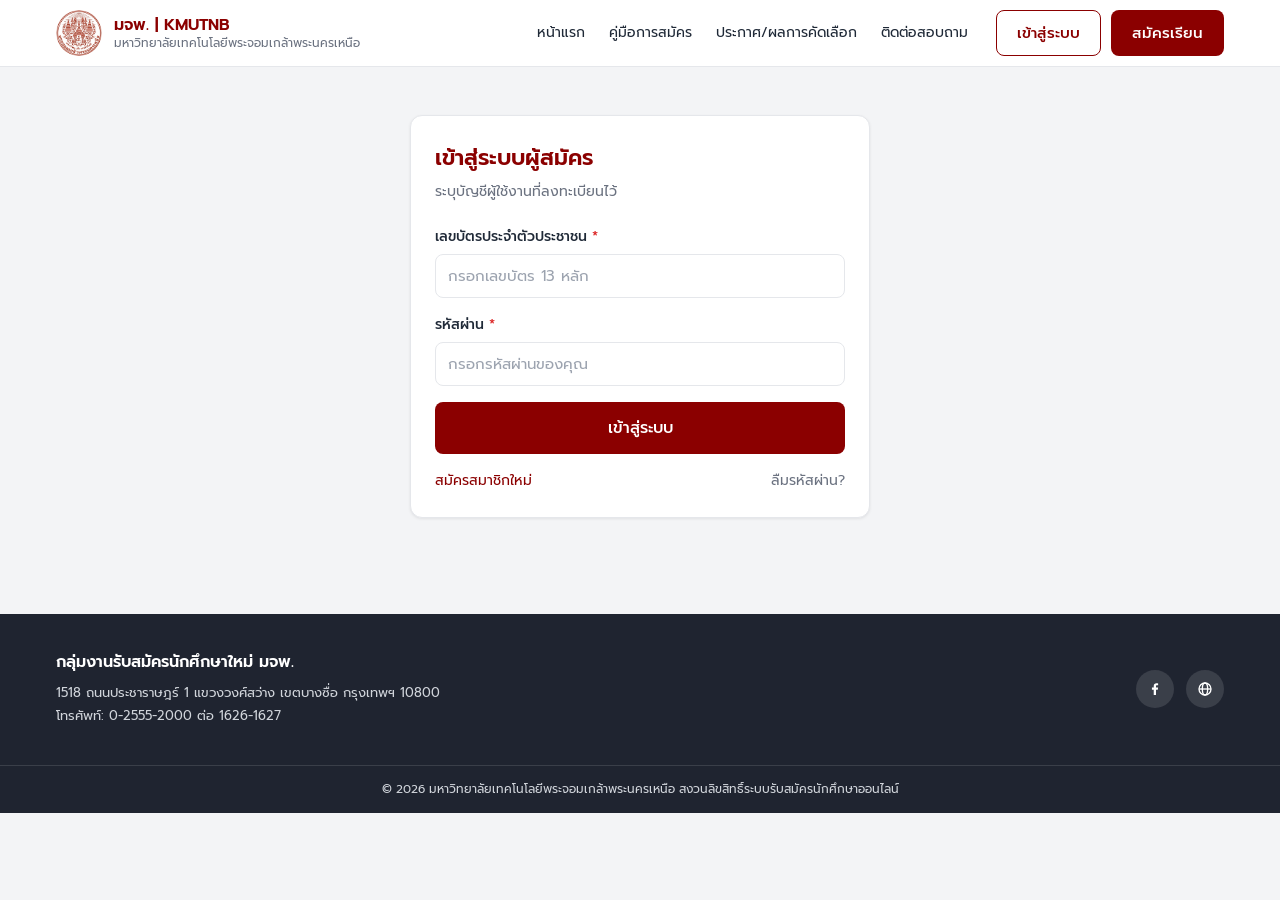
<file: login.html>
<!DOCTYPE html>
<html lang="th">
<head>
  <meta charset="UTF-8">
  <meta name="viewport" content="width=device-width, initial-scale=1.0">
  <title>เข้าสู่ระบบ | ระบบรับสมัครนักศึกษาใหม่ มจพ.</title>
  <link rel="preconnect" href="https://fonts.googleapis.com">
  <link rel="preconnect" href="https://fonts.gstatic.com" crossorigin>
  <link href="https://fonts.googleapis.com/css2?family=Prompt:wght@300;400;500;600;700&display=swap" rel="stylesheet">
  <link rel="stylesheet" href="css/style.css">
  <link rel="stylesheet" href="css/layout.css">
  <link rel="stylesheet" href="css/pages.css">
</head>
<body>

  <header class="navbar">
    <div class="navbar-inner">
      <a class="navbar-brand" href="index.html">
        <img src="images/logo_kmutnb.jpg" alt="โลโก้ มจพ." class="navbar-logo">
        <span class="navbar-brand-text">
          <span class="brand-code">มจพ. | KMUTNB</span>
          <span class="brand-name">มหาวิทยาลัยเทคโนโลยีพระจอมเกล้าพระนครเหนือ</span>
        </span>
      </a>
      <div class="navbar-right">
        <nav class="navbar-menu">
          <a class="nav-link" href="index.html">หน้าแรก</a>
          <a class="nav-link" href="guide.html">คู่มือการสมัคร</a>
          <a class="nav-link" href="announcement.html">ประกาศ/ผลการคัดเลือก</a>
          <a class="nav-link" href="contact.html">ติดต่อสอบถาม</a>
        </nav>
        <div class="navbar-actions" id="navbarActions"></div>
      </div>
    </div>
  </header>

  <main class="auth-page">
    <div class="card auth-card">
      <h1 class="auth-title">เข้าสู่ระบบผู้สมัคร</h1>
      <p class="auth-desc">ระบุบัญชีผู้ใช้งานที่ลงทะเบียนไว้</p>

      <form id="loginForm" novalidate>
        <div class="form-group">
          <label class="form-label" for="citizenId">เลขบัตรประจำตัวประชาชน <span class="required">*</span></label>
          <input class="form-control" type="text" id="citizenId" maxlength="13" placeholder="กรอกเลขบัตร 13 หลัก">
          <p class="form-error" id="citizenIdError"></p>
        </div>

        <div class="form-group">
          <label class="form-label" for="password">รหัสผ่าน <span class="required">*</span></label>
          <input class="form-control" type="password" id="password" placeholder="กรอกรหัสผ่านของคุณ">
          <p class="form-error" id="passwordError"></p>
        </div>

        <button class="btn btn-primary btn-block btn-lg" type="submit">เข้าสู่ระบบ</button>
      </form>

      <div class="alert alert-danger auth-alert" id="loginAlert" hidden></div>

      <div class="auth-footer">
        <a href="register.html">สมัครสมาชิกใหม่</a>
        <a class="muted-link" href="contact.html">ลืมรหัสผ่าน?</a>
      </div>
    </div>
  </main>

  <footer class="footer">
    <div class="footer-inner">
      <div class="footer-info">
        <h3 class="footer-title">กลุ่มงานรับสมัครนักศึกษาใหม่ มจพ.</h3>
        <p>1518 ถนนประชาราษฎร์ 1 แขวงวงศ์สว่าง เขตบางซื่อ กรุงเทพฯ 10800</p>
        <p>โทรศัพท์: 0-2555-2000 ต่อ 1626-1627</p>
      </div>
      <div class="footer-social">
        <a class="social-btn" href="https://www.facebook.com/admission.kmutnb?locale=th_TH" target="_blank" rel="noopener" aria-label="Facebook">
          <svg viewBox="0 0 24 24" width="16" height="16" fill="currentColor">
            <path d="M13.5 21v-8h2.7l.4-3.1h-3.1V7.9c0-.9.25-1.5 1.55-1.5h1.65V3.6c-.3-.04-1.3-.13-2.47-.13-2.45 0-4.13 1.5-4.13 4.24v2.2H7.4V13h2.7v8h3.4z"/>
          </svg>
        </a>
        <a class="social-btn" href="https://www.kmutnb.ac.th" target="_blank" rel="noopener" aria-label="Website">
          <svg viewBox="0 0 24 24" width="16" height="16" fill="none" stroke="currentColor" stroke-width="2">
            <circle cx="12" cy="12" r="9"></circle>
            <ellipse cx="12" cy="12" rx="4" ry="9"></ellipse>
            <line x1="3" y1="12" x2="21" y2="12"></line>
          </svg>
        </a>
      </div>
    </div>
    <div class="footer-bottom">
      <p>&copy; 2026 มหาวิทยาลัยเทคโนโลยีพระจอมเกล้าพระนครเหนือ สงวนลิขสิทธิ์ระบบรับสมัครนักศึกษาออนไลน์</p>
    </div>
  </footer>

  <script src="js/main.js"></script>
  <script src="js/auth.js"></script>
</body>
</html>
</file>
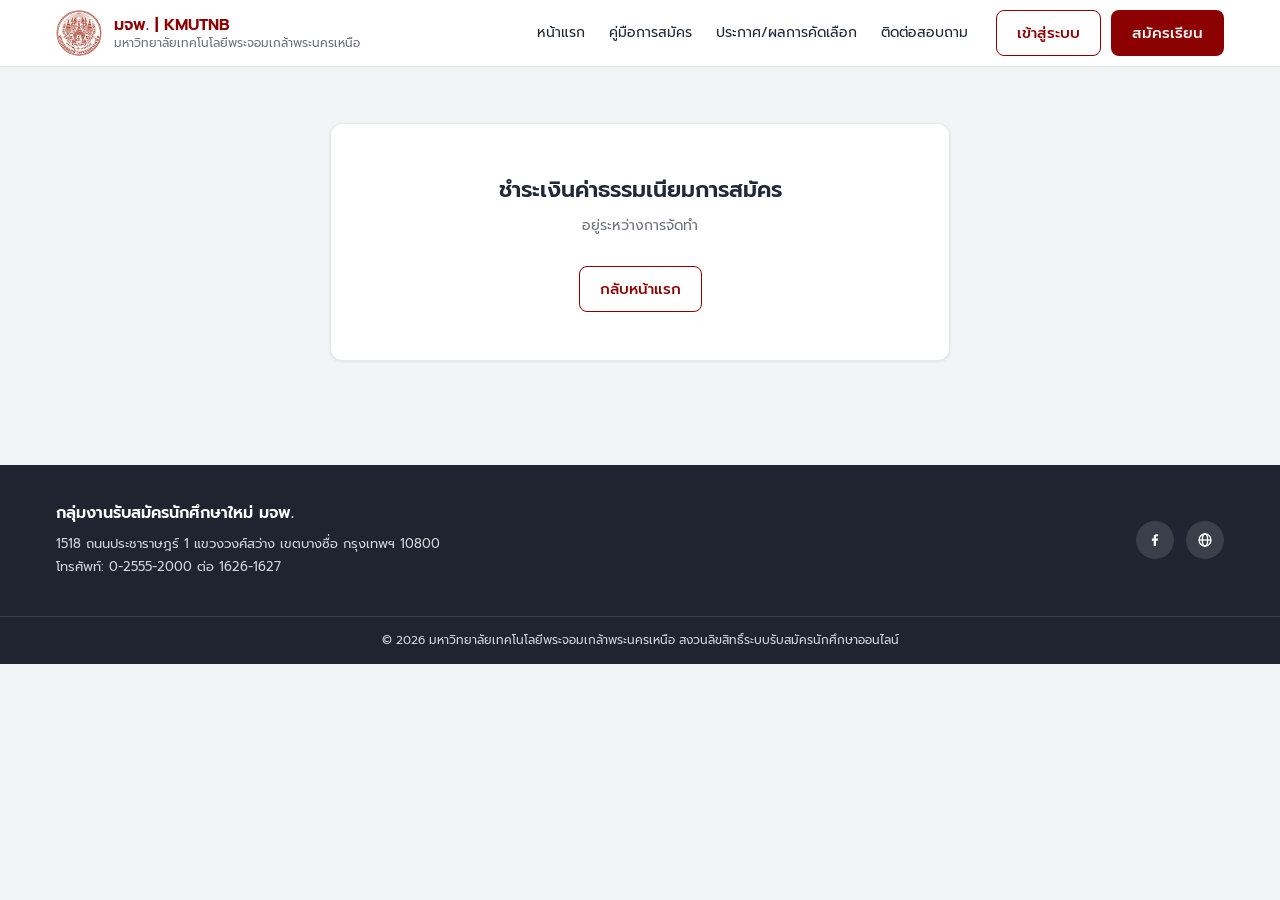
<file: payment.html>
<!DOCTYPE html>
<html lang="th">
<head>
  <meta charset="UTF-8">
  <meta name="viewport" content="width=device-width, initial-scale=1.0">
  <title>ชำระเงิน | ระบบรับสมัครนักศึกษาใหม่ มจพ.</title>
  <link rel="preconnect" href="https://fonts.googleapis.com">
  <link rel="preconnect" href="https://fonts.gstatic.com" crossorigin>
  <link href="https://fonts.googleapis.com/css2?family=Prompt:wght@300;400;500;600;700&display=swap" rel="stylesheet">
  <link rel="stylesheet" href="css/style.css">
  <link rel="stylesheet" href="css/layout.css">
  <link rel="stylesheet" href="css/pages.css">
</head>
<body>

  <header class="navbar">
    <div class="navbar-inner">
      <a class="navbar-brand" href="index.html">
        <img src="images/logo_kmutnb.jpg" alt="โลโก้ มจพ." class="navbar-logo">
        <span class="navbar-brand-text">
          <span class="brand-code">มจพ. | KMUTNB</span>
          <span class="brand-name">มหาวิทยาลัยเทคโนโลยีพระจอมเกล้าพระนครเหนือ</span>
        </span>
      </a>
      <div class="navbar-right">
        <nav class="navbar-menu">
          <a class="nav-link" href="index.html">หน้าแรก</a>
          <a class="nav-link" href="guide.html">คู่มือการสมัคร</a>
          <a class="nav-link" href="announcement.html">ประกาศ/ผลการคัดเลือก</a>
          <a class="nav-link" href="contact.html">ติดต่อสอบถาม</a>
        </nav>
        <div class="navbar-actions" id="navbarActions"></div>
      </div>
    </div>
  </header>

  <main class="container placeholder-page">
    <div class="card placeholder-card">
      <h1 class="section-title">ชำระเงินค่าธรรมเนียมการสมัคร</h1>
      <p class="section-desc">อยู่ระหว่างการจัดทำ</p>
      <a class="btn btn-outline" href="index.html">กลับหน้าแรก</a>
    </div>
  </main>

  <footer class="footer">
    <div class="footer-inner">
      <div class="footer-info">
        <h3 class="footer-title">กลุ่มงานรับสมัครนักศึกษาใหม่ มจพ.</h3>
        <p>1518 ถนนประชาราษฎร์ 1 แขวงวงศ์สว่าง เขตบางซื่อ กรุงเทพฯ 10800</p>
        <p>โทรศัพท์: 0-2555-2000 ต่อ 1626-1627</p>
      </div>
      <div class="footer-social">
        <a class="social-btn" href="https://www.facebook.com/admission.kmutnb?locale=th_TH" target="_blank" rel="noopener" aria-label="Facebook">
          <svg viewBox="0 0 24 24" width="16" height="16" fill="currentColor">
            <path d="M13.5 21v-8h2.7l.4-3.1h-3.1V7.9c0-.9.25-1.5 1.55-1.5h1.65V3.6c-.3-.04-1.3-.13-2.47-.13-2.45 0-4.13 1.5-4.13 4.24v2.2H7.4V13h2.7v8h3.4z"/>
          </svg>
        </a>
        <a class="social-btn" href="https://www.kmutnb.ac.th" target="_blank" rel="noopener" aria-label="Website">
          <svg viewBox="0 0 24 24" width="16" height="16" fill="none" stroke="currentColor" stroke-width="2">
            <circle cx="12" cy="12" r="9"></circle>
            <ellipse cx="12" cy="12" rx="4" ry="9"></ellipse>
            <line x1="3" y1="12" x2="21" y2="12"></line>
          </svg>
        </a>
      </div>
    </div>
    <div class="footer-bottom">
      <p>&copy; 2026 มหาวิทยาลัยเทคโนโลยีพระจอมเกล้าพระนครเหนือ สงวนลิขสิทธิ์ระบบรับสมัครนักศึกษาออนไลน์</p>
    </div>
  </footer>

  <script src="js/main.js"></script>
</body>
</html>
</file>
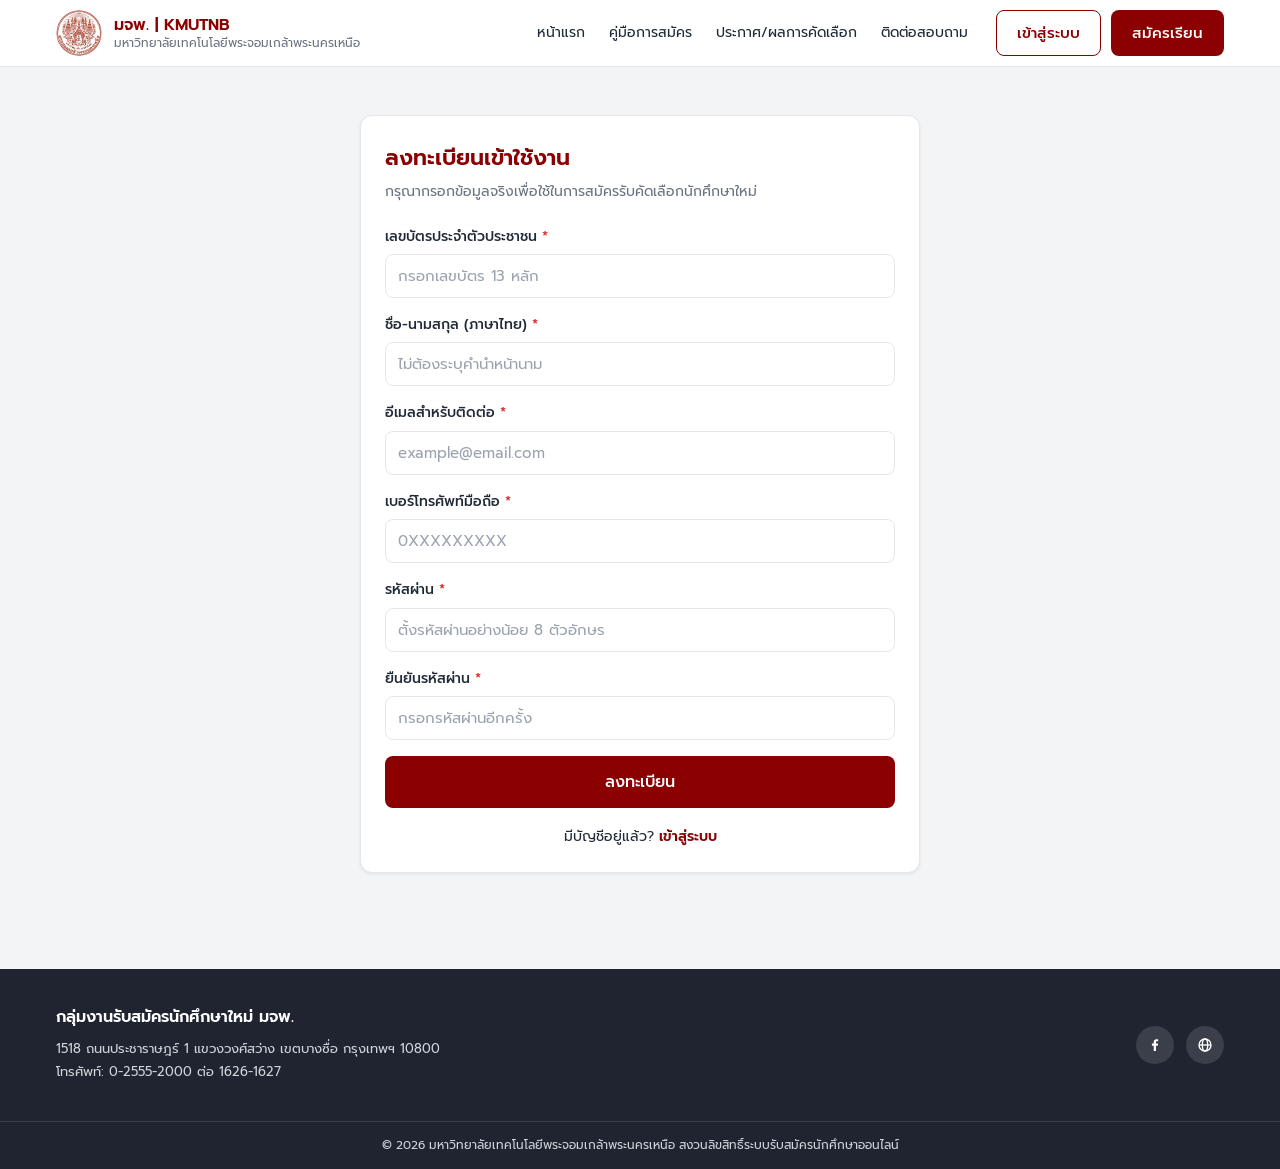
<file: register.html>
<!DOCTYPE html>
<html lang="th">
<head>
  <meta charset="UTF-8">
  <meta name="viewport" content="width=device-width, initial-scale=1.0">
  <title>ลงทะเบียน | ระบบรับสมัครนักศึกษาใหม่ มจพ.</title>
  <link rel="preconnect" href="https://fonts.googleapis.com">
  <link rel="preconnect" href="https://fonts.gstatic.com" crossorigin>
  <link href="https://fonts.googleapis.com/css2?family=Prompt:wght@300;400;500;600;700&display=swap" rel="stylesheet">
  <link rel="stylesheet" href="css/style.css">
  <link rel="stylesheet" href="css/layout.css">
  <link rel="stylesheet" href="css/pages.css">
</head>
<body>

  <header class="navbar">
    <div class="navbar-inner">
      <a class="navbar-brand" href="index.html">
        <img src="images/logo_kmutnb.jpg" alt="โลโก้ มจพ." class="navbar-logo">
        <span class="navbar-brand-text">
          <span class="brand-code">มจพ. | KMUTNB</span>
          <span class="brand-name">มหาวิทยาลัยเทคโนโลยีพระจอมเกล้าพระนครเหนือ</span>
        </span>
      </a>
      <div class="navbar-right">
        <nav class="navbar-menu">
          <a class="nav-link" href="index.html">หน้าแรก</a>
          <a class="nav-link" href="guide.html">คู่มือการสมัคร</a>
          <a class="nav-link" href="announcement.html">ประกาศ/ผลการคัดเลือก</a>
          <a class="nav-link" href="contact.html">ติดต่อสอบถาม</a>
        </nav>
        <div class="navbar-actions" id="navbarActions"></div>
      </div>
    </div>
  </header>

  <main class="auth-page">
    <div class="card auth-card auth-card-wide">
      <h1 class="auth-title">ลงทะเบียนเข้าใช้งาน</h1>
      <p class="auth-desc">กรุณากรอกข้อมูลจริงเพื่อใช้ในการสมัครรับคัดเลือกนักศึกษาใหม่</p>

      <form id="registerForm" novalidate>
        <div class="form-group">
          <label class="form-label" for="citizenId">เลขบัตรประจำตัวประชาชน <span class="required">*</span></label>
          <input class="form-control" type="text" id="citizenId" maxlength="13" placeholder="กรอกเลขบัตร 13 หลัก">
          <p class="form-error" id="citizenIdError"></p>
        </div>

        <div class="form-group">
          <label class="form-label" for="fullname">ชื่อ-นามสกุล (ภาษาไทย) <span class="required">*</span></label>
          <input class="form-control" type="text" id="fullname" placeholder="ไม่ต้องระบุคำนำหน้านาม">
          <p class="form-error" id="fullnameError"></p>
        </div>

        <div class="form-group">
          <label class="form-label" for="email">อีเมลสำหรับติดต่อ <span class="required">*</span></label>
          <input class="form-control" type="text" id="email" placeholder="example@email.com">
          <p class="form-error" id="emailError"></p>
        </div>

        <div class="form-group">
          <label class="form-label" for="phone">เบอร์โทรศัพท์มือถือ <span class="required">*</span></label>
          <input class="form-control" type="text" id="phone" maxlength="10" placeholder="0XXXXXXXXX">
          <p class="form-error" id="phoneError"></p>
        </div>

        <div class="form-group">
          <label class="form-label" for="password">รหัสผ่าน <span class="required">*</span></label>
          <input class="form-control" type="password" id="password" placeholder="ตั้งรหัสผ่านอย่างน้อย 8 ตัวอักษร">
          <p class="form-error" id="passwordError"></p>
        </div>

        <div class="form-group">
          <label class="form-label" for="confirmPassword">ยืนยันรหัสผ่าน <span class="required">*</span></label>
          <input class="form-control" type="password" id="confirmPassword" placeholder="กรอกรหัสผ่านอีกครั้ง">
          <p class="form-error" id="confirmPasswordError"></p>
        </div>

        <button class="btn btn-primary btn-block btn-lg" type="submit">ลงทะเบียน</button>
      </form>

      <p class="register-note">มีบัญชีอยู่แล้ว? <a href="login.html">เข้าสู่ระบบ</a></p>
    </div>
  </main>

  <footer class="footer">
    <div class="footer-inner">
      <div class="footer-info">
        <h3 class="footer-title">กลุ่มงานรับสมัครนักศึกษาใหม่ มจพ.</h3>
        <p>1518 ถนนประชาราษฎร์ 1 แขวงวงศ์สว่าง เขตบางซื่อ กรุงเทพฯ 10800</p>
        <p>โทรศัพท์: 0-2555-2000 ต่อ 1626-1627</p>
      </div>
      <div class="footer-social">
        <a class="social-btn" href="https://www.facebook.com/admission.kmutnb?locale=th_TH" target="_blank" rel="noopener" aria-label="Facebook">
          <svg viewBox="0 0 24 24" width="16" height="16" fill="currentColor">
            <path d="M13.5 21v-8h2.7l.4-3.1h-3.1V7.9c0-.9.25-1.5 1.55-1.5h1.65V3.6c-.3-.04-1.3-.13-2.47-.13-2.45 0-4.13 1.5-4.13 4.24v2.2H7.4V13h2.7v8h3.4z"/>
          </svg>
        </a>
        <a class="social-btn" href="https://www.kmutnb.ac.th" target="_blank" rel="noopener" aria-label="Website">
          <svg viewBox="0 0 24 24" width="16" height="16" fill="none" stroke="currentColor" stroke-width="2">
            <circle cx="12" cy="12" r="9"></circle>
            <ellipse cx="12" cy="12" rx="4" ry="9"></ellipse>
            <line x1="3" y1="12" x2="21" y2="12"></line>
          </svg>
        </a>
      </div>
    </div>
    <div class="footer-bottom">
      <p>&copy; 2026 มหาวิทยาลัยเทคโนโลยีพระจอมเกล้าพระนครเหนือ สงวนลิขสิทธิ์ระบบรับสมัครนักศึกษาออนไลน์</p>
    </div>
  </footer>

  <script src="js/main.js"></script>
  <script src="js/auth.js"></script>
</body>
</html>
</file>
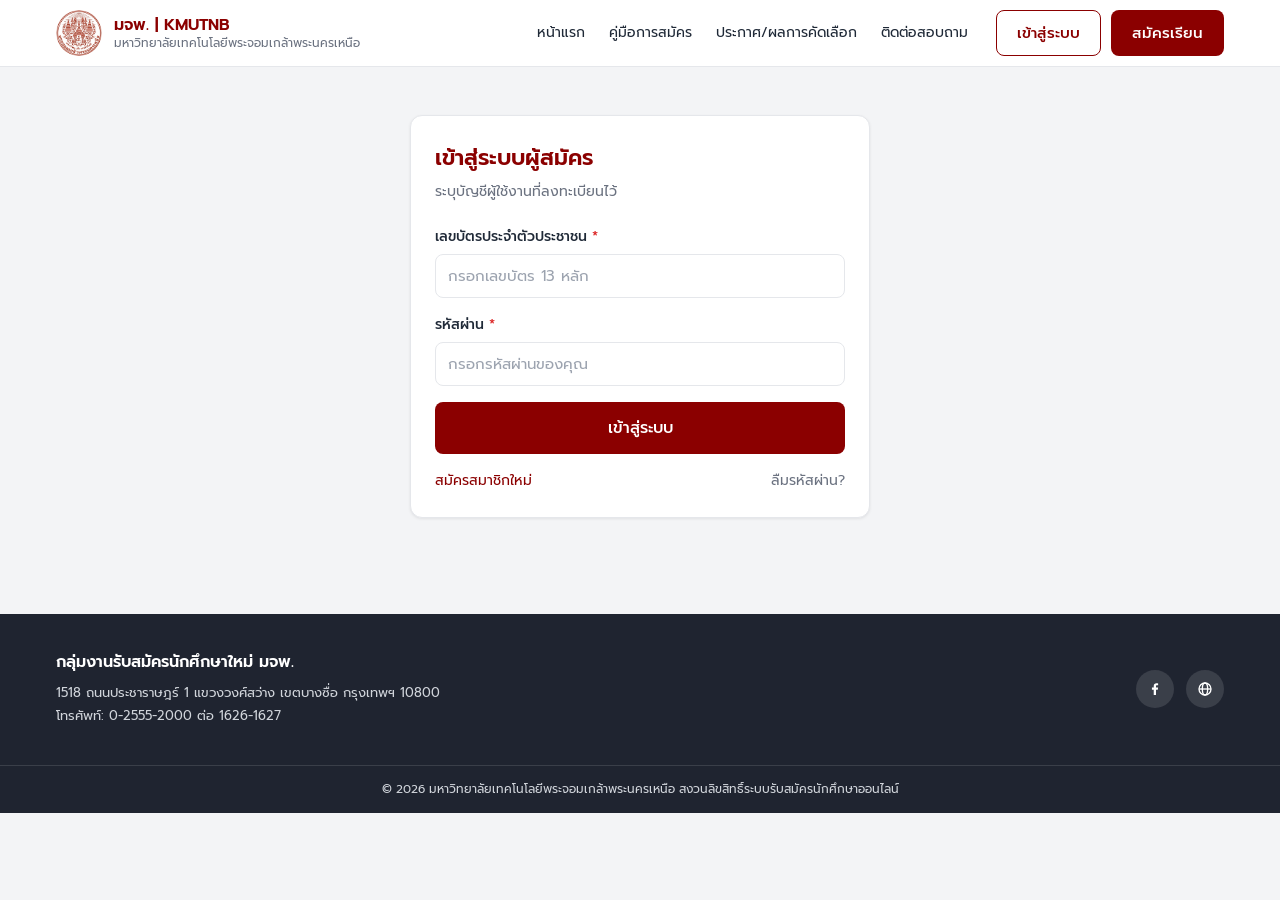
<file: status.html>
<!DOCTYPE html>
<html lang="th">
<head>
  <meta charset="UTF-8">
  <meta name="viewport" content="width=device-width, initial-scale=1.0">
  <title>สถานะใบสมัคร | ระบบรับสมัครนักศึกษาใหม่ มจพ.</title>
  <link rel="preconnect" href="https://fonts.googleapis.com">
  <link rel="preconnect" href="https://fonts.gstatic.com" crossorigin>
  <link href="https://fonts.googleapis.com/css2?family=Prompt:wght@300;400;500;600;700&display=swap" rel="stylesheet">
  <link rel="stylesheet" href="css/style.css">
  <link rel="stylesheet" href="css/layout.css">
  <link rel="stylesheet" href="css/pages.css">
</head>
<body>

  <header class="navbar">
    <div class="navbar-inner">
      <a class="navbar-brand" href="index.html">
        <img src="images/logo_kmutnb.jpg" alt="โลโก้ มจพ." class="navbar-logo">
        <span class="navbar-brand-text">
          <span class="brand-code">มจพ. | KMUTNB</span>
          <span class="brand-name">มหาวิทยาลัยเทคโนโลยีพระจอมเกล้าพระนครเหนือ</span>
        </span>
      </a>
      <div class="navbar-right">
        <nav class="navbar-menu">
          <a class="nav-link" href="index.html">หน้าแรก</a>
          <a class="nav-link" href="guide.html">คู่มือการสมัคร</a>
          <a class="nav-link" href="announcement.html">ประกาศ/ผลการคัดเลือก</a>
          <a class="nav-link" href="contact.html">ติดต่อสอบถาม</a>
        </nav>
        <div class="navbar-actions" id="navbarActions"></div>
      </div>
    </div>
  </header>

  <main class="container status-page">

    <section class="card status-top-card">
      <div class="status-top-left">
        <div class="status-no-row">
          <span class="status-no">เลขที่ใบสมัคร: <strong id="applicationNo">-</strong></span>
          <span class="badge badge-warning" id="statusBadge">รอตรวจสอบ</span>
        </div>
        <p class="status-sub">สมัครเมื่อ: <span id="submittedAt">-</span> | เจ้าหน้าที่จะดำเนินการตรวจสอบเอกสารภายใน 2-3 วันทำการ</p>
      </div>
      <button class="btn btn-outline print-btn" type="button" id="printBtn">
        <svg viewBox="0 0 24 24" width="16" height="16" fill="none" stroke="currentColor" stroke-width="2">
          <path d="M6 9V3h12v6"></path>
          <rect x="3" y="9" width="18" height="8" rx="2"></rect>
          <path d="M6 17h12v4H6z"></path>
        </svg>
        พิมพ์ใบสมัคร
      </button>
    </section>

    <div class="status-grid">

      <div class="status-left">
        <section class="card">
          <h2 class="card-title">หลักสูตรและสาขาวิชาที่เลือกสมัคร</h2>
          <div class="rank-row">
            <span class="rank-no">อันดับ 1</span>
            <span class="rank-detail">
              <span class="rank-program" id="program1">-</span>
              <span class="rank-meta" id="programMeta1">-</span>
            </span>
          </div>
          <div class="rank-row">
            <span class="rank-no">อันดับ 2</span>
            <span class="rank-detail">
              <span class="rank-program" id="program2">-</span>
              <span class="rank-meta" id="programMeta2">-</span>
            </span>
          </div>
          <div class="rank-row">
            <span class="rank-no">อันดับ 3</span>
            <span class="rank-detail">
              <span class="rank-program" id="program3">-</span>
              <span class="rank-meta" id="programMeta3">-</span>
            </span>
          </div>
        </section>

        <section class="card">
          <h2 class="card-title">ข้อมูลเบื้องต้นของผู้สมัคร</h2>
          <div class="info-row">
            <span class="info-label">ผู้สมัคร</span>
            <span class="info-value" id="applicantName">-</span>
          </div>
          <div class="info-row">
            <span class="info-label">เลขประจำตัวประชาชน</span>
            <span class="info-value" id="applicantCitizenId">-</span>
          </div>
          <div class="info-row">
            <span class="info-label">โรงเรียนที่จบการศึกษา</span>
            <span class="info-value" id="applicantSchool">-</span>
          </div>
        </section>
      </div>

      <section class="card status-right">
        <h2 class="card-title">ความคืบหน้าสถานะใบสมัคร</h2>

        <div class="timeline">
          <div class="timeline-item">
            <span class="timeline-dot done">&#10003;</span>
            <h3 class="timeline-title">ส่งข้อมูลใบสมัครเรียบร้อย</h3>
            <p class="timeline-text" id="timelineSubmitted">รอข้อมูลใบสมัคร</p>
          </div>

          <div class="timeline-item">
            <span class="timeline-dot pending"></span>
            <h3 class="timeline-title">อยู่ระหว่างการตรวจสอบเอกสาร</h3>
            <p class="timeline-text">กำลังตรวจสอบ...</p>
          </div>

          <div class="timeline-item">
            <span class="timeline-dot wait"></span>
            <h3 class="timeline-title">ประกาศผลสอบคัดเลือก</h3>
            <p class="timeline-text">รอประกาศผลการสอบคัดเลือก</p>
          </div>
        </div>
      </section>
    </div>
  </main>

  <footer class="footer">
    <div class="footer-inner">
      <div class="footer-info">
        <h3 class="footer-title">กลุ่มงานรับสมัครนักศึกษาใหม่ มจพ.</h3>
        <p>1518 ถนนประชาราษฎร์ 1 แขวงวงศ์สว่าง เขตบางซื่อ กรุงเทพฯ 10800</p>
        <p>โทรศัพท์: 0-2555-2000 ต่อ 1626-1627</p>
      </div>
      <div class="footer-social">
        <a class="social-btn" href="https://www.facebook.com/admission.kmutnb?locale=th_TH" target="_blank" rel="noopener" aria-label="Facebook">
          <svg viewBox="0 0 24 24" width="16" height="16" fill="currentColor">
            <path d="M13.5 21v-8h2.7l.4-3.1h-3.1V7.9c0-.9.25-1.5 1.55-1.5h1.65V3.6c-.3-.04-1.3-.13-2.47-.13-2.45 0-4.13 1.5-4.13 4.24v2.2H7.4V13h2.7v8h3.4z"/>
          </svg>
        </a>
        <a class="social-btn" href="https://www.kmutnb.ac.th" target="_blank" rel="noopener" aria-label="Website">
          <svg viewBox="0 0 24 24" width="16" height="16" fill="none" stroke="currentColor" stroke-width="2">
            <circle cx="12" cy="12" r="9"></circle>
            <ellipse cx="12" cy="12" rx="4" ry="9"></ellipse>
            <line x1="3" y1="12" x2="21" y2="12"></line>
          </svg>
        </a>
      </div>
    </div>
    <div class="footer-bottom">
      <p>&copy; 2026 มหาวิทยาลัยเทคโนโลยีพระจอมเกล้าพระนครเหนือ สงวนลิขสิทธิ์ระบบรับสมัครนักศึกษาออนไลน์</p>
    </div>
  </footer>

  <script src="js/main.js"></script>
  <script src="js/status.js"></script>
</body>
</html>
</file>
<file: css/style.css>
/* style.css : ค่าพื้นฐานที่ใช้ร่วมกันทุกหน้า
   (ตัวแปรสี / reset / ปุ่ม / ฟอร์ม / การ์ด / badge / alert) */

/* ตัวแปรสีและค่าต่าง ๆ ของทั้งเว็บ */
:root {
  /* สีหลักของมหาวิทยาลัย (แดงเลือดหมู) */
  --color-primary: #8B0000;
  --color-primary-dark: #6B0000;
  --color-primary-soft: #FBE9E9;

  /* สีพื้นหลังและตัวอักษร */
  --color-bg: #F3F4F6;
  --color-card: #FFFFFF;
  --color-border: #E5E7EB;
  --color-text: #1F2937;
  --color-text-light: #6B7280;

  /* สี footer (กรมท่าเข้ม) */
  --color-footer: #1F2430;
  --color-footer-text: #D1D5DB;

  /* สีสถานะ */
  --color-success: #16A34A;
  --color-success-bg: #DCFCE7;
  --color-warning: #B45309;
  --color-warning-bg: #FEF3C7;
  --color-danger: #DC2626;
  --color-gray-bg: #E5E7EB;

  /* มุมโค้ง เงา และความกว้างสูงสุดของเนื้อหา */
  --radius: 12px;
  --radius-sm: 8px;
  --shadow: 0 1px 3px rgba(0, 0, 0, 0.08);
  --shadow-md: 0 4px 14px rgba(0, 0, 0, 0.08);
  --container: 1200px;
}

/* Reset พื้นฐาน */
* {
  margin: 0;
  padding: 0;
  box-sizing: border-box;
}

body {
  font-family: 'Prompt', 'Noto Sans Thai', sans-serif;
  background-color: var(--color-bg);
  color: var(--color-text);
  font-size: 15px;
  line-height: 1.6;
}

a {
  color: var(--color-primary);
  text-decoration: none;
}

a:hover {
  text-decoration: underline;
}

img {
  max-width: 100%;
  display: block;
}

/* โครงหน้า/กล่องเนื้อหา */
.container {
  width: 100%;
  max-width: var(--container);
  margin: 0 auto;
  padding: 0 16px;
}

/* ปุ่ม */
.btn {
  display: inline-flex;
  align-items: center;
  justify-content: center;
  gap: 8px;
  padding: 10px 20px;
  border-radius: var(--radius-sm);
  border: 1px solid transparent;
  font-family: inherit;
  font-size: 15px;
  font-weight: 500;
  cursor: pointer;
  transition: background-color 0.2s, color 0.2s, border-color 0.2s;
}

/* ปุ่มหลัก : พื้นแดงเข้ม ตัวอักษรขาว */
.btn-primary {
  background-color: var(--color-primary);
  color: #FFFFFF;
}

.btn-primary:hover {
  background-color: var(--color-primary-dark);
}

/* ปุ่มรอง : พื้นขาว ขอบแดง ตัวอักษรแดง */
.btn-outline {
  background-color: #FFFFFF;
  color: var(--color-primary);
  border-color: var(--color-primary);
}

.btn-outline:hover {
  background-color: var(--color-primary-soft);
}

.btn-block {
  width: 100%;
}

.btn-lg {
  padding: 13px 28px;
  font-size: 16px;
}

.btn-sm {
  padding: 7px 14px;
  font-size: 14px;
}

.btn:disabled {
  opacity: 0.55;
  cursor: not-allowed;
}

/* การ์ด */
.card {
  background-color: var(--color-card);
  border: 1px solid var(--color-border);
  border-radius: var(--radius);
  box-shadow: var(--shadow);
  padding: 24px;
}

.card-title {
  font-size: 17px;
  font-weight: 600;
  margin-bottom: 16px;
  color: var(--color-text);
}

/* หัวข้อ / คำอธิบาย */
.section-title {
  font-size: 22px;
  font-weight: 600;
  color: var(--color-text);
  margin-bottom: 8px;
}

.section-desc {
  color: var(--color-text-light);
  font-size: 14px;
  margin-bottom: 20px;
}

/* ฟอร์ม */
.form-row {
  display: flex;
  flex-wrap: wrap;
  gap: 16px;
}

.form-row > .form-group {
  flex: 1 1 100%;
}

/* แถวแบบ 3 คอลัมน์ */
.form-row.cols-3 > .form-group {
  flex: 1 1 180px;
}

/* แถวแบบ 2 คอลัมน์ */
.form-row.cols-2 > .form-group {
  flex: 1 1 240px;
}

.form-group {
  margin-bottom: 16px;
}

.form-label {
  display: block;
  font-weight: 500;
  font-size: 14px;
  margin-bottom: 6px;
}

/* ดอกจันสีแดงหน้าฟิลด์บังคับ */
.required {
  color: var(--color-danger);
}

.form-control {
  width: 100%;
  padding: 10px 12px;
  border: 1px solid var(--color-border);
  border-radius: var(--radius-sm);
  font-family: inherit;
  font-size: 15px;
  color: var(--color-text);
  background-color: #FFFFFF;
  transition: border-color 0.2s, box-shadow 0.2s;
}

.form-control:focus {
  outline: none;
  border-color: var(--color-primary);
  box-shadow: 0 0 0 3px var(--color-primary-soft);
}

.form-control::placeholder {
  color: #9CA3AF;
}

/* ข้อความช่วยอธิบายใต้ช่องกรอก */
.form-hint {
  font-size: 12px;
  color: var(--color-text-light);
  margin-top: 4px;
}

/* ข้อความ error ใต้ช่องกรอก (ซ่อนไว้ก่อน) */
.form-error {
  display: none;
  color: var(--color-danger);
  font-size: 13px;
  margin-top: 4px;
}

.form-error.show {
  display: block;
}

.form-control.input-error {
  border-color: var(--color-danger);
}

/* ทำให้ attribute hidden ซ่อนได้จริง แม้ element นั้นถูกตั้ง display: flex ไว้ */
[hidden] {
  display: none !important;
}

/* ซ่อนช่องเลือกไฟล์ (ใช้ label แทนปุ่ม) */
.file-input {
  display: none;
}

/* Badge สถานะ */
.badge {
  display: inline-block;
  padding: 4px 12px;
  border-radius: 999px;
  font-size: 13px;
  font-weight: 500;
  white-space: nowrap;
}

/* ชมพูอ่อน ตัวแดง (ยังไม่ได้อัปโหลด) */
.badge-danger {
  background-color: var(--color-primary-soft);
  color: var(--color-primary);
}

/* เขียวอ่อน ตัวเขียว (สำเร็จ) */
.badge-success {
  background-color: var(--color-success-bg);
  color: var(--color-success);
}

/* เหลืองอ่อน (รอตรวจสอบ) */
.badge-warning {
  background-color: var(--color-warning-bg);
  color: var(--color-warning);
}

/* กล่องแจ้งเตือน */
.alert {
  padding: 12px 16px;
  border-radius: var(--radius-sm);
  font-size: 14px;
  margin-bottom: 16px;
}

.alert-danger {
  background-color: #FEE2E2;
  color: #991B1B;
}

/* Utility เล็ก ๆ น้อย ๆ */
.text-center {
  text-align: center;
}

/* แถบความก้าวหน้า (progress bar) */
.progress {
  display: flex;
  align-items: center;
  gap: 10px;
  flex-wrap: wrap;
}

.progress-label {
  font-size: 13px;
  color: var(--color-text-light);
  white-space: nowrap;
}

.progress-bar {
  width: 150px;
  height: 8px;
  background-color: var(--color-gray-bg);
  border-radius: 999px;
  overflow: hidden;
}

.progress-fill {
  width: 0;
  height: 100%;
  background-color: var(--color-primary);
  border-radius: 999px;
  transition: width 0.3s ease;
}

/* Responsive ทั่วไป (จอเล็ก) */
@media (max-width: 640px) {
  .card {
    padding: 18px;
  }

  .section-title {
    font-size: 19px;
  }

  .btn-lg {
    padding: 12px 20px;
    font-size: 15px;
  }
}
</file>
<file: css/layout.css>
/* layout.css : Navbar และ Footer ที่ใช้ร่วมกันทุกหน้า */

/* Navbar */
.navbar {
  position: sticky;
  top: 0;
  z-index: 100;
  background-color: #FFFFFF;
  border-bottom: 1px solid var(--color-border);
}

.navbar-inner {
  display: flex;
  align-items: center;
  justify-content: space-between;
  gap: 16px;
  flex-wrap: wrap;
  max-width: var(--container);
  margin: 0 auto;
  padding: 10px 16px;
}

/* ฝั่งซ้าย : โลโก้ + ชื่อมหาวิทยาลัย */
.navbar-brand {
  display: flex;
  align-items: center;
  gap: 12px;
}

.navbar-brand:hover {
  text-decoration: none;
}

.navbar-logo {
  width: 46px;
  height: 46px;
  object-fit: contain;
  border-radius: 50%;
}

.navbar-brand-text {
  display: flex;
  flex-direction: column;
  line-height: 1.3;
}

.brand-code {
  font-size: 16px;
  font-weight: 600;
  color: var(--color-primary);
}

.brand-name {
  font-size: 12px;
  color: var(--color-text-light);
}

/* ฝั่งขวา : เมนู + ปุ่มผู้ใช้ */
.navbar-right {
  display: flex;
  align-items: center;
  gap: 18px;
  flex-wrap: wrap;
}

.navbar-menu {
  display: flex;
  align-items: center;
  gap: 4px;
  flex-wrap: wrap;
}

.nav-link {
  padding: 8px 10px;
  font-size: 14px;
  color: var(--color-text);
  border-radius: var(--radius-sm);
}

.nav-link:hover {
  background-color: var(--color-bg);
  text-decoration: none;
}

/* เมนูที่กำลังเปิดอยู่ */
.nav-link.active {
  color: var(--color-primary);
  font-weight: 500;
}

.navbar-actions {
  display: flex;
  align-items: center;
  gap: 10px;
}

/* ผู้ใช้ที่ล็อกอินแล้ว : avatar วงกลม + ชื่อ */
.nav-user {
  display: flex;
  align-items: center;
  gap: 10px;
}

.nav-avatar {
  width: 36px;
  height: 36px;
  border-radius: 50%;
  background-color: var(--color-primary);
  color: #FFFFFF;
  display: flex;
  align-items: center;
  justify-content: center;
  font-weight: 600;
  flex-shrink: 0;
}

.nav-username {
  font-size: 14px;
  font-weight: 500;
}

/* Footer */
.footer {
  background-color: var(--color-footer);
  color: var(--color-footer-text);
  margin-top: 48px;
}

.footer-inner {
  display: flex;
  justify-content: space-between;
  align-items: center;
  gap: 24px;
  flex-wrap: wrap;
  max-width: var(--container);
  margin: 0 auto;
  padding: 36px 16px;
}

.footer-title {
  color: #FFFFFF;
  font-size: 16px;
  font-weight: 600;
  margin-bottom: 8px;
}

.footer-info p {
  font-size: 13px;
  margin-bottom: 2px;
}

.footer-social {
  display: flex;
  gap: 12px;
}

/* ไอคอนวงกลม Facebook / Website */
.social-btn {
  width: 38px;
  height: 38px;
  border-radius: 50%;
  background-color: rgba(255, 255, 255, 0.12);
  color: #FFFFFF;
  display: flex;
  align-items: center;
  justify-content: center;
  transition: background-color 0.2s;
}

.social-btn:hover {
  background-color: var(--color-primary);
  text-decoration: none;
}

.footer-bottom {
  border-top: 1px solid rgba(255, 255, 255, 0.12);
  text-align: center;
  padding: 14px 16px;
  font-size: 12px;
}

/* Responsive : Navbar / Footer */
@media (max-width: 900px) {
  .navbar-inner {
    flex-direction: column;
    align-items: flex-start;
  }

  .navbar-right {
    width: 100%;
    justify-content: space-between;
  }

  .nav-link {
    padding: 6px 8px;
  }
}

@media (max-width: 640px) {
  .brand-name {
    font-size: 11px;
  }

  .navbar-menu {
    gap: 2px;
  }

  .nav-link {
    font-size: 13px;
  }

  .footer-inner {
    flex-direction: column;
    align-items: flex-start;
    padding: 28px 16px;
  }
}
</file>
<file: css/pages.css>
/* pages.css : สไตล์เฉพาะของแต่ละหน้า
   (hero / ขั้นตอน / login-register / ฟอร์มสมัคร / สถานะ / placeholder) */

/* 1) หน้าแรก (index.html) */

/* Hero */
.hero {
  background-color: var(--color-bg);
  padding: 64px 16px 56px;
  text-align: center;
}

.hero-eyebrow {
  font-size: 14px;
  color: var(--color-text-light);
  margin-bottom: 12px;
}

.hero-title {
  max-width: 860px;
  margin: 0 auto 12px;
  font-size: 32px;
  font-weight: 700;
  line-height: 1.35;
  color: var(--color-primary);
}

.hero-subtitle {
  font-size: 18px;
  margin-bottom: 26px;
}

.hero-actions {
  display: flex;
  justify-content: center;
  gap: 14px;
  flex-wrap: wrap;
}

/* ส่วนขั้นตอนการรับสมัคร */
.steps {
  padding-bottom: 48px;
}

.steps-list {
  display: flex;
  gap: 20px;
  flex-wrap: wrap;
}

.step-card {
  position: relative;
  flex: 1 1 220px;
  background-color: #FFFFFF;
  border: 1px solid var(--color-border);
  border-radius: var(--radius);
  box-shadow: var(--shadow);
  padding: 24px 20px;
}

/* ตัวเลขในวงกลมสีชมพูอ่อน ตัวอักษรแดง */
.step-number {
  width: 42px;
  height: 42px;
  border-radius: 50%;
  background-color: var(--color-primary-soft);
  color: var(--color-primary);
  display: flex;
  align-items: center;
  justify-content: center;
  font-size: 16px;
  font-weight: 600;
  margin-bottom: 14px;
}

.step-name {
  font-size: 16px;
  font-weight: 600;
  margin-bottom: 4px;
}

.step-text {
  font-size: 14px;
  color: var(--color-text-light);
}

/* ลูกศรชี้ไปการ์ดถัดไป (มุมขวาบน) */
.step-arrow {
  position: absolute;
  top: 14px;
  right: 16px;
  font-size: 22px;
  color: var(--color-border);
}

/* 2) หน้าเข้าสู่ระบบ / ลงทะเบียน (login.html, register.html) */
.auth-page {
  display: flex;
  justify-content: center;
  padding: 48px 16px;
}

.auth-card {
  width: 100%;
  max-width: 460px;
}

.auth-card-wide {
  max-width: 560px;
}

.auth-title {
  font-size: 22px;
  font-weight: 600;
  color: var(--color-primary);
  margin-bottom: 6px;
}

.auth-desc {
  font-size: 14px;
  color: var(--color-text-light);
  margin-bottom: 22px;
}

/* แถวล่างของการ์ด : ลิงก์ซ้าย-ขวา */
.auth-footer {
  display: flex;
  justify-content: space-between;
  align-items: center;
  gap: 10px;
  flex-wrap: wrap;
  margin-top: 16px;
  font-size: 14px;
}

.auth-footer .muted-link {
  color: var(--color-text-light);
}

/* กล่องแจ้งเตือนใต้ฟอร์มเข้าสู่ระบบ */
.auth-alert {
  margin-top: 16px;
  margin-bottom: 0;
}

.register-note {
  text-align: center;
  font-size: 14px;
  margin-top: 18px;
}

.register-note a {
  font-weight: 600;
}

/* 3) หน้าฟอร์มสมัคร (apply.html) */
.apply-page {
  padding: 32px 16px 56px;
}

/* จัดวางแบบ 2 คอลัมน์ : sidebar + ฟอร์ม */
.apply-layout {
  display: flex;
  gap: 24px;
  align-items: flex-start;
}

.apply-sidebar {
  flex: 0 0 260px;
}

.apply-content {
  flex: 1 1 0;
  min-width: 0;
}

.sidebar-title {
  font-size: 15px;
  font-weight: 600;
  margin-bottom: 14px;
}

/* รายการขั้นตอนใน sidebar */
.side-step {
  display: flex;
  align-items: center;
  gap: 12px;
  padding: 9px 12px;
  border-radius: var(--radius-sm);
  margin-bottom: 6px;
}

/* ขั้นที่กำลังทำอยู่ : พื้นชมพูอ่อน */
.side-step.active {
  background-color: var(--color-primary-soft);
}

.side-dot {
  width: 30px;
  height: 30px;
  border-radius: 50%;
  border: 1px solid var(--color-border);
  background-color: #FFFFFF;
  color: var(--color-text-light);
  display: flex;
  align-items: center;
  justify-content: center;
  font-size: 13px;
  font-weight: 600;
  flex-shrink: 0;
}

/* วงกลมของขั้นปัจจุบัน : ตัวอักษรแดง */
.side-step.active .side-dot {
  background-color: var(--color-primary-soft);
  border-color: var(--color-primary-soft);
  color: var(--color-primary);
}

/* วงกลมของขั้นที่ทำเสร็จแล้ว : สีเขียวมีเครื่องหมายถูก */
.side-step.done .side-dot {
  background-color: var(--color-success);
  border-color: var(--color-success);
  color: #FFFFFF;
}

.side-label {
  font-size: 14px;
}

.side-step.active .side-label {
  color: var(--color-primary);
  font-weight: 500;
}

/* แสดงเฉพาะขั้นตอนที่กำลังเปิดอยู่ */
.form-step {
  display: none;
}

.form-step.active {
  display: block;
}

.step-head {
  display: flex;
  justify-content: space-between;
  align-items: flex-start;
  gap: 16px;
  flex-wrap: wrap;
  margin-bottom: 22px;
}

.step-head .section-desc {
  margin-bottom: 0;
}

/* ปุ่มล่างของการ์ดแต่ละขั้น */
.step-actions {
  display: flex;
  justify-content: space-between;
  gap: 12px;
  flex-wrap: wrap;
  margin-top: 24px;
  padding-top: 20px;
  border-top: 1px solid var(--color-border);
}

/* กล่องของแต่ละอันดับสาขาวิชา */
.rank-block {
  border: 1px solid var(--color-border);
  border-radius: var(--radius);
  padding: 16px 16px 4px;
  margin-bottom: 16px;
}

.rank-title {
  font-size: 15px;
  font-weight: 600;
  color: var(--color-primary);
  margin-bottom: 12px;
}

/* การ์ดอัปโหลดเอกสาร */
.upload-card {
  display: flex;
  justify-content: space-between;
  align-items: center;
  gap: 16px;
  flex-wrap: wrap;
  border: 1px solid var(--color-border);
  border-radius: var(--radius);
  padding: 16px 18px;
  margin-bottom: 14px;
}

.upload-name {
  font-size: 15px;
  font-weight: 500;
  margin-bottom: 4px;
}

.upload-hint {
  font-size: 13px;
  color: var(--color-text-light);
}

.upload-right {
  display: flex;
  align-items: center;
  gap: 12px;
  flex-wrap: wrap;
}

.upload-filename {
  font-size: 13px;
  color: var(--color-success);
}

/* Responsive : หน้าฟอร์มสมัคร */
@media (max-width: 900px) {
  .apply-layout {
    flex-direction: column;
  }

  .apply-sidebar {
    flex: 1 1 auto;
    width: 100%;
  }
}


/* 4) หน้าสถานะใบสมัคร (status.html) */
.status-page {
  padding: 32px 16px 56px;
}

/* การ์ดด้านบน : เลขที่ใบสมัคร + ปุ่มพิมพ์ */
.status-top-card {
  display: flex;
  justify-content: space-between;
  align-items: center;
  gap: 16px;
  flex-wrap: wrap;
  margin-bottom: 20px;
}

.status-no-row {
  display: flex;
  align-items: center;
  gap: 12px;
  flex-wrap: wrap;
  margin-bottom: 6px;
}

.status-no {
  font-size: 18px;
  font-weight: 500;
}

.status-sub {
  font-size: 13px;
  color: var(--color-text-light);
}

/* เนื้อหา 2 คอลัมน์ */
.status-grid {
  display: flex;
  gap: 20px;
  align-items: flex-start;
  flex-wrap: wrap;
}

.status-left {
  flex: 1 1 420px;
  display: flex;
  flex-direction: column;
  gap: 20px;
}

.status-right {
  flex: 1 1 320px;
}

/* แถวอันดับสาขาวิชา */
.rank-row {
  display: flex;
  gap: 12px;
  align-items: flex-start;
  margin-bottom: 12px;
  font-size: 14px;
}

.rank-no {
  flex: 0 0 64px;
  font-weight: 600;
  color: var(--color-primary);
}

.rank-detail {
  flex: 1 1 auto;
  display: flex;
  flex-direction: column;
}

/* ชื่อสาขาวิชาที่เลือก */
.rank-program {
  font-weight: 500;
}

/* บรรทัดรอง : วิทยาเขต / คณะ / ภาควิชา */
.rank-meta {
  font-size: 13px;
  color: var(--color-text-light);
}

/* แถวข้อมูลทั่วไป (label - value) */
.info-row {
  display: flex;
  gap: 10px;
  flex-wrap: wrap;
  margin-bottom: 10px;
  font-size: 14px;
}

.info-label {
  flex: 0 0 180px;
  color: var(--color-text-light);
}

.info-value {
  flex: 1 1 auto;
}

/* Timeline ความคืบหน้า */
.timeline {
  position: relative;
}

.timeline-item {
  position: relative;
  padding-left: 34px;
  padding-bottom: 28px;
}

.timeline-item:last-child {
  padding-bottom: 0;
}

/* เส้นเชื่อมระหว่างจุด */
.timeline-item::after {
  content: '';
  position: absolute;
  left: 9px;
  top: 24px;
  bottom: 0;
  width: 2px;
  background-color: var(--color-border);
}

.timeline-item:last-child::after {
  display: none;
}

.timeline-dot {
  position: absolute;
  left: 0;
  top: 2px;
  width: 20px;
  height: 20px;
  border-radius: 50%;
  color: #FFFFFF;
  font-size: 11px;
  display: flex;
  align-items: center;
  justify-content: center;
}

/* จุดสีเขียว (เสร็จแล้ว) */
.timeline-dot.done {
  background-color: var(--color-success);
}

/* จุดสีเหลืองส้ม (กำลังดำเนินการ) */
.timeline-dot.pending {
  background-color: #F59E0B;
}

/* จุดสีเทา (รอดำเนินการ) */
.timeline-dot.wait {
  background-color: #D1D5DB;
}

.timeline-title {
  font-size: 15px;
  font-weight: 500;
  margin-bottom: 2px;
}

.timeline-text {
  font-size: 13px;
  color: var(--color-text-light);
}

/* 5) หน้า placeholder : ชำระเงิน (payment.html) */
.placeholder-page {
  padding: 56px 16px;
}

.placeholder-card {
  max-width: 620px;
  margin: 0 auto;
  text-align: center;
  padding: 48px 24px;
}

.placeholder-card .btn {
  margin-top: 8px;
}

/* สถานะว่าง : ยังไม่มีข้อมูล/ประกาศ */
.empty-state {
  padding: 28px 16px;
}

.empty-icon {
  display: flex;
  align-items: center;
  justify-content: center;
  width: 64px;
  height: 64px;
  margin: 0 auto 14px;
  border-radius: 50%;
  background-color: var(--color-primary-soft);
  color: var(--color-primary);
}

.empty-title {
  font-size: 18px;
  font-weight: 600;
  margin-bottom: 4px;
}

.empty-text {
  font-size: 14px;
  color: var(--color-text-light);
}

/* 6) หน้าคู่มือการสมัคร (guide.html) */
.guide-page {
  padding: 40px 16px 56px;
}

.guide-card {
  max-width: 880px;
  margin: 0 auto;
}

.guide-video-title {
  font-size: 16px;
  font-weight: 600;
  margin-bottom: 12px;
}

/* กล่องวิดีโอ : รักษาสัดส่วน 16:9 และยืดหยุ่นตามความกว้างจอ */
.video-box {
  position: relative;
  width: 100%;
  padding-top: 56.25%; /* 9 / 16 = 0.5625 */
  background-color: #000000;
  border-radius: var(--radius-sm);
  overflow: hidden;
}

.video-box iframe {
  position: absolute;
  top: 0;
  left: 0;
  width: 100%;
  height: 100%;
  border: 0;
}

.guide-note {
  margin-top: 14px;
  font-size: 14px;
  color: var(--color-text-light);
}

/* 7) หน้าติดต่อสอบถาม (contact.html) */
.contact-page {
  padding: 40px 16px 56px;
}

.contact-card {
  max-width: 760px;
  margin: 0 auto;
}

/* แถวข้อมูลติดต่อ : หัวข้อ + รายละเอียด */
.contact-item {
  display: flex;
  flex-wrap: wrap;
  gap: 4px 16px;
  padding: 14px 0;
  border-top: 1px solid var(--color-border);
}

.contact-label {
  flex: 0 0 130px;
  font-size: 14px;
  font-weight: 500;
  color: var(--color-text-light);
}

.contact-value {
  flex: 1 1 320px;
  font-size: 15px;
  line-height: 1.8;
}

.contact-actions {
  display: flex;
  flex-wrap: wrap;
  gap: 12px;
  margin-top: 20px;
}

/* ไม่ให้ไอคอนในปุ่มถูกบีบจนผิดรูป */
.contact-actions .btn svg {
  flex-shrink: 0;
}

/* 8) Responsive รวมทุกหน้า */
@media (max-width: 900px) {
  .hero {
    padding: 44px 16px 40px;
  }

  .hero-title {
    font-size: 24px;
  }

  .hero-subtitle {
    font-size: 16px;
  }
}

@media (max-width: 640px) {
  .hero-title {
    font-size: 21px;
  }

  .status-top-card {
    flex-direction: column;
    align-items: flex-start;
  }

  .print-btn {
    width: 100%;
  }

  .info-label {
    flex: 1 1 100%;
  }

  /* หน้าจอเล็ก : ให้หัวข้อกับรายละเอียดของข้อมูลติดต่อซ้อนกัน */
  .contact-label {
    flex: 1 1 100%;
  }

  .guide-page,
  .contact-page {
    padding: 24px 16px 40px;
  }

  .upload-card {
    flex-direction: column;
    align-items: flex-start;
  }

  .upload-right {
    width: 100%;
  }
}
</file>
